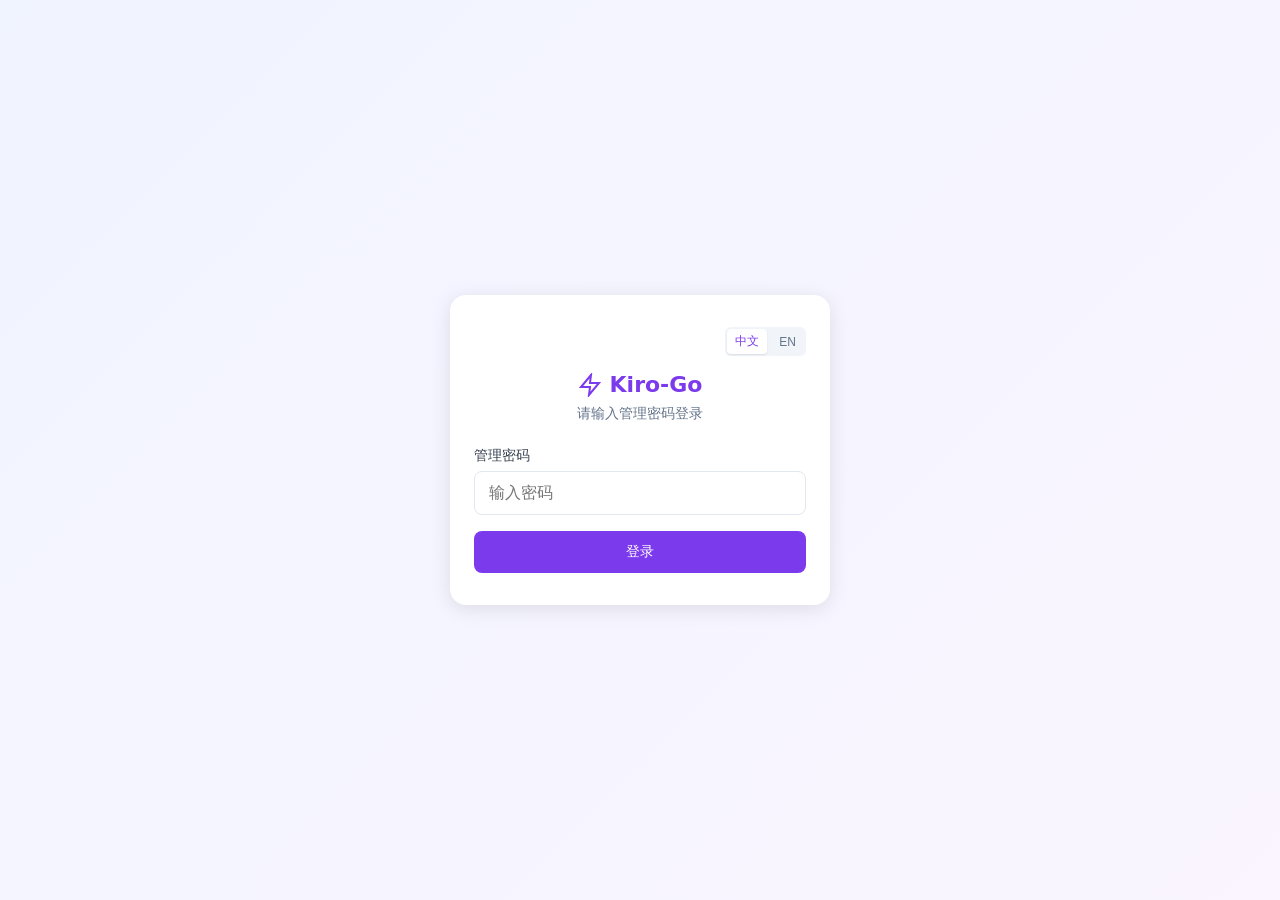
<file: web/index-legacy.html>
<!DOCTYPE html>
<html lang="zh">

<head>
    <meta charset="UTF-8">
    <meta name="viewport" content="width=device-width, initial-scale=1.0, maximum-scale=1.0, user-scalable=no">
    <title>Kiro-Go</title>
    <style>
        * {
            box-sizing: border-box;
            margin: 0;
            padding: 0;
        }

        body {
            font-family: system-ui, -apple-system, sans-serif;
            background: #f8fafc;
            color: #1e293b;
            min-height: 100vh;
            -webkit-tap-highlight-color: transparent;
        }

        .container {
            max-width: 1100px;
            margin: 0 auto;
            padding: 16px;
        }

        .login-wrapper {
            min-height: 100vh;
            display: flex;
            align-items: center;
            justify-content: center;
            background: linear-gradient(135deg, #f0f4ff 0%, #faf5ff 100%);
            padding: 16px;
        }

        .login-box {
            background: #fff;
            padding: 32px 24px;
            border-radius: 16px;
            box-shadow: 0 4px 20px rgba(0, 0, 0, 0.1);
            width: 100%;
            max-width: 380px;
        }

        .login-box h1 {
            text-align: center;
            color: #7c3aed;
            margin-bottom: 8px;
            font-size: 22px;
            justify-content: center;
        }

        .login-box p {
            text-align: center;
            color: #64748b;
            margin-bottom: 24px;
            font-size: 14px;
        }

        .form-group {
            margin-bottom: 16px;
        }

        label {
            display: block;
            margin-bottom: 6px;
            color: #374151;
            font-size: 14px;
            font-weight: 500;
        }

        input[type="text"],
        input[type="password"],
        input[type="number"],
        select,
        textarea {
            width: 100%;
            padding: 12px 14px;
            border: 1px solid #e2e8f0;
            border-radius: 8px;
            font-size: 16px;
            background: #fff;
            color: #1e293b;
            -webkit-appearance: none;
        }

        input:focus,
        textarea:focus {
            outline: none;
            border-color: #7c3aed;
            box-shadow: 0 0 0 3px rgba(124, 58, 237, 0.1);
        }

        textarea {
            resize: vertical;
            min-height: 100px;
            font-family: monospace;
            font-size: 14px;
        }

        .btn {
            padding: 12px 18px;
            border: none;
            border-radius: 8px;
            cursor: pointer;
            font-size: 14px;
            font-weight: 500;
            transition: all 0.2s;
            touch-action: manipulation;
        }

        .btn-primary {
            background: #7c3aed;
            color: white;
        }

        .btn-primary:hover,
        .btn-primary:active {
            background: #6d28d9;
        }

        .btn-danger {
            background: #ef4444;
            color: white;
        }

        .btn-secondary {
            background: #f1f5f9;
            color: #374151;
        }

        .btn-success {
            background: #10B981;
            color: white;
        }

        .btn-sm {
            padding: 8px 12px;
            font-size: 13px;
        }

        .card {
            background: #fff;
            border-radius: 12px;
            padding: 16px;
            margin-bottom: 16px;
            box-shadow: 0 1px 3px rgba(0, 0, 0, 0.1);
        }

        .card-header {
            display: flex;
            justify-content: space-between;
            align-items: center;
            margin-bottom: 16px;
            padding-bottom: 12px;
            border-bottom: 1px solid #e2e8f0;
            flex-wrap: wrap;
            gap: 12px;
        }

        .card-title {
            font-size: 16px;
            font-weight: 600;
        }

        .card-actions {
            display: flex;
            gap: 8px;
            flex-wrap: wrap;
        }

        .stats-grid {
            display: grid;
            grid-template-columns: repeat(3, 1fr);
            gap: 10px;
            margin-bottom: 20px;
        }

        .stat-card {
            background: #fff;
            border-radius: 10px;
            padding: 12px 8px;
            text-align: center;
            box-shadow: 0 1px 3px rgba(0, 0, 0, 0.1);
        }

        .stat-value {
            font-size: 20px;
            font-weight: 700;
            color: #7c3aed;
        }

        .stat-label {
            font-size: 11px;
            color: #64748b;
            margin-top: 2px;
        }

        .badge {
            display: inline-block;
            padding: 3px 8px;
            border-radius: 4px;
            font-size: 11px;
            font-weight: 500;
            white-space: nowrap;
        }

        .badge-success {
            background: #dcfce7;
            color: #16a34a;
        }

        .badge-warning {
            background: #fef3c7;
            color: #d97706;
        }

        .badge-error {
            background: #fee2e2;
            color: #dc2626;
        }

        .badge-info {
            background: #ede9fe;
            color: #7c3aed;
        }

        .badge-pro {
            background: #3b82f6;
            color: white;
        }

        .badge-proplus {
            background: #8b5cf6;
            color: white;
        }

        .badge-power {
            background: #f59e0b;
            color: white;
        }

        .badge-free {
            background: #6b7280;
            color: white;
        }

        .badge-trial {
            background: #10b981;
            color: white;
        }

        .badge-banned {
            background: #dc2626;
            color: white;
        }

        .badge-suspended {
            background: #f59e0b;
            color: white;
        }

        .modal {
            display: none;
            position: fixed;
            top: 0;
            left: 0;
            width: 100%;
            height: 100%;
            background: rgba(0, 0, 0, 0.5);
            z-index: 1000;
            padding: 16px;
            overflow-y: auto;
        }

        .modal.active {
            display: flex;
            align-items: flex-start;
            justify-content: center;
            padding-top: 5vh;
        }

        .modal-content {
            background: #fff;
            border-radius: 12px;
            padding: 20px;
            width: 100%;
            max-width: 600px;
            margin-bottom: 20px;
        }

        .modal-header {
            display: flex;
            justify-content: space-between;
            align-items: center;
            margin-bottom: 20px;
        }

        .modal-title {
            font-size: 18px;
            font-weight: 600;
        }

        .modal-close {
            background: none;
            border: none;
            font-size: 28px;
            cursor: pointer;
            color: #64748b;
            padding: 0 8px;
        }

        .modal-footer {
            margin-top: 20px;
            display: flex;
            gap: 10px;
            justify-content: flex-end;
        }

        .switch {
            position: relative;
            display: inline-block;
            width: 44px;
            height: 24px;
            flex-shrink: 0;
        }

        .switch input {
            opacity: 0;
            width: 0;
            height: 0;
            position: absolute;
        }

        .slider {
            position: absolute;
            cursor: pointer;
            top: 0;
            left: 0;
            right: 0;
            bottom: 0;
            background: #cbd5e1;
            border-radius: 24px;
            transition: 0.3s;
        }

        .slider:before {
            position: absolute;
            content: "";
            height: 18px;
            width: 18px;
            left: 3px;
            bottom: 3px;
            background: white;
            border-radius: 50%;
            transition: 0.3s;
        }

        input:checked+.slider {
            background: #7c3aed;
        }

        input:checked+.slider:before {
            transform: translateX(20px);
        }

        .tabs {
            display: flex;
            gap: 4px;
            margin-bottom: 16px;
            background: #f1f5f9;
            padding: 4px;
            border-radius: 10px;
            overflow-x: auto;
            -webkit-overflow-scrolling: touch;
        }

        .tab {
            padding: 10px 16px;
            border-radius: 8px;
            cursor: pointer;
            color: #64748b;
            font-weight: 500;
            font-size: 14px;
            white-space: nowrap;
            flex-shrink: 0;
        }

        .tab:hover {
            color: #374151;
        }

        .tab.active {
            background: #fff;
            color: #7c3aed;
            box-shadow: 0 1px 3px rgba(0, 0, 0, 0.1);
        }

        .hidden {
            display: none !important;
        }

        .message {
            padding: 12px 16px;
            border-radius: 8px;
            margin-bottom: 12px;
            font-size: 14px;
        }

        .message-error {
            background: #fee2e2;
            color: #dc2626;
        }

        .endpoint {
            background: #f8fafc;
            padding: 12px;
            border-radius: 8px;
            font-family: monospace;
            font-size: 12px;
            margin-bottom: 10px;
            display: flex;
            justify-content: space-between;
            align-items: center;
            gap: 10px;
            word-break: break-all;
        }

        .endpoint span {
            flex: 1;
        }

        .header {
            display: flex;
            align-items: center;
            justify-content: space-between;
            margin-bottom: 16px;
            gap: 12px;
        }

        .header h1 {
            font-size: 18px;
            color: #7c3aed;
        }

        .account-card {
            background: #fff;
            border-radius: 12px;
            padding: 14px;
            margin-bottom: 12px;
            box-shadow: 0 1px 3px rgba(0, 0, 0, 0.1);
            border-left: 4px solid #7c3aed;
        }

        .account-header {
            display: flex;
            justify-content: space-between;
            align-items: flex-start;
            margin-bottom: 10px;
            gap: 10px;
        }

        .account-info {
            flex: 1;
            min-width: 0;
        }

        .account-email {
            font-weight: 600;
            font-size: 14px;
            color: #1e293b;
            word-break: break-all;
        }

        .account-meta {
            display: flex;
            gap: 6px;
            flex-wrap: wrap;
            margin-top: 6px;
        }

        .account-usage {
            margin: 10px 0;
        }

        .usage-bar {
            height: 6px;
            background: #e2e8f0;
            border-radius: 3px;
            overflow: hidden;
        }

        .usage-fill {
            height: 100%;
            background: #7c3aed;
            border-radius: 3px;
            transition: width 0.3s;
        }

        .usage-fill.high {
            background: #f59e0b;
        }

        .usage-fill.critical {
            background: #ef4444;
        }

        .usage-text {
            display: flex;
            justify-content: space-between;
            font-size: 11px;
            color: #64748b;
            margin-top: 4px;
        }

        .usage-label {
            font-size: 12px;
            color: #64748b;
            margin-bottom: 4px;
            font-weight: 500;
        }

        .account-usage+.account-usage {
            margin-top: 8px;
        }

        .badge-trial {
            background: #10b981;
            color: white;
        }

        .account-stats {
            display: grid;
            grid-template-columns: repeat(5, 1fr);
            gap: 6px;
            margin-top: 10px;
            padding-top: 10px;
            border-top: 1px solid #e2e8f0;
        }

        .account-stat {
            text-align: center;
        }

        .account-stat-value {
            font-weight: 600;
            font-size: 13px;
        }

        .account-stat-label {
            font-size: 10px;
            color: #64748b;
        }

        .account-actions {
            display: flex;
            gap: 6px;
            flex-shrink: 0;
            flex-wrap: wrap;
        }

        .detail-section {
            margin-bottom: 20px;
        }

        .detail-section h4 {
            font-size: 13px;
            color: #64748b;
            margin-bottom: 10px;
            text-transform: uppercase;
            letter-spacing: 0.5px;
        }

        .detail-grid {
            display: grid;
            grid-template-columns: 1fr;
            gap: 10px;
        }

        .detail-item {
            background: #f8fafc;
            padding: 10px 12px;
            border-radius: 8px;
        }

        .detail-label {
            font-size: 11px;
            color: #64748b;
            margin-bottom: 2px;
        }

        .detail-value {
            font-size: 13px;
            font-weight: 500;
            word-break: break-all;
        }

        .model-list {
            display: grid;
            gap: 8px;
            max-height: 250px;
            overflow-y: auto;
        }

        .model-item {
            background: #f8fafc;
            padding: 14px 16px;
            border-radius: 8px;
            margin-bottom: 10px;
            transition: background 0.2s ease;
        }

        .model-item:last-child {
            margin-bottom: 0;
        }

        .model-item:hover {
            background: #f1f5f9;
        }

        .model-name {
            font-weight: 600;
            font-size: 14px;
            color: #0f172a;
            line-height: 1.4;
        }

        .model-credit {
            font-size: 13px;
            margin-top: 4px;
        }

        .credit-ratio {
            color: #7c3aed;
            font-weight: 600;
        }

        .model-info {
            font-size: 12px;
            color: #64748b;
            margin-top: 6px;
            line-height: 1.5;
        }

        .btn-icon {
            display: inline-flex;
            align-items: center;
            justify-content: center;
            width: 36px;
            height: 36px;
            padding: 0;
        }

        .btn-icon svg {
            width: 18px;
            height: 18px;
        }

        .loading {
            opacity: 0.6;
            pointer-events: none;
        }

        .logo {
            display: flex;
            align-items: center;
            gap: 8px;
        }

        .logo svg {
            width: 24px;
            height: 24px;
            color: #7c3aed;
        }

        .machine-id-row {
            display: flex;
            gap: 8px;
            align-items: stretch;
            flex-wrap: wrap;
        }

        .machine-id-row input {
            flex: 1;
            min-width: 200px;
            font-family: monospace;
            font-size: 11px;
        }

        .machine-id-row .btn {
            flex-shrink: 0;
        }

        .lang-switch {
            display: flex;
            gap: 4px;
            background: #f1f5f9;
            padding: 2px;
            border-radius: 6px;
        }

        .lang-btn {
            padding: 4px 8px;
            border: none;
            background: transparent;
            cursor: pointer;
            font-size: 12px;
            border-radius: 4px;
            color: #64748b;
        }

        .lang-btn.active {
            background: #fff;
            color: #7c3aed;
            box-shadow: 0 1px 2px rgba(0, 0, 0, 0.1);
        }

        .header-right {
            display: flex;
            align-items: center;
            gap: 10px;
        }

        @media (max-width: 640px) {
            .container {
                padding: 12px;
            }

            .stats-grid {
                grid-template-columns: repeat(3, 1fr);
                gap: 8px;
            }

            .stat-card {
                padding: 10px 6px;
            }

            .stat-value {
                font-size: 18px;
            }

            .stat-label {
                font-size: 10px;
            }

            .card {
                padding: 14px;
            }

            .card-header {
                flex-direction: column;
                align-items: flex-start;
            }

            .card-actions {
                width: 100%;
            }

            .card-actions .btn {
                flex: 1;
                text-align: center;
            }

            .account-header {
                flex-direction: column;
            }

            .account-actions {
                width: 100%;
                justify-content: flex-start;
            }

            .account-actions .btn {
                padding: 8px 10px;
                font-size: 12px;
            }

            .account-stats {
                grid-template-columns: repeat(2, 1fr);
            }

            .detail-grid {
                grid-template-columns: 1fr;
            }

            .tabs {
                gap: 2px;
            }

            .tab {
                padding: 10px 12px;
                font-size: 13px;
            }

            .modal-content {
                padding: 16px;
            }

            .endpoint {
                flex-direction: column;
                align-items: stretch;
            }

            .endpoint .btn {
                width: 100%;
            }

            .machine-id-row {
                flex-direction: column;
            }

            .machine-id-row input {
                min-width: 100%;
            }

            .machine-id-row .btn {
                width: 100%;
            }
        }

        @media (min-width: 641px) {
            .detail-grid {
                grid-template-columns: repeat(2, 1fr);
            }
        }

        /* 隐私模式开关样式 */
        .privacy-toggle {
            white-space: nowrap;
        }

        @media (max-width: 640px) {
            .privacy-toggle {
                order: -1;
                width: 100%;
                justify-content: space-between;
                padding: 8px 0;
                border-bottom: 1px solid #e2e8f0;
                margin-bottom: 8px;
            }

            .privacy-toggle span {
                font-size: 14px;
            }
        }
    </style>
</head>

<body>
    <div id="loginPage" class="login-wrapper">
        <div class="login-box">
            <div style="display:flex;justify-content:flex-end;margin-bottom:16px">
                <div class="lang-switch">
                    <button class="lang-btn" data-lang="zh" onclick="setLang('zh')">中文</button>
                    <button class="lang-btn" data-lang="en" onclick="setLang('en')">EN</button>
                </div>
            </div>
            <h1 class="logo"><svg viewBox="0 0 24 24" fill="none" stroke="currentColor" stroke-width="2">
                    <path d="M13 2L3 14h9l-1 8 10-12h-9l1-8z" />
                </svg>Kiro-Go</h1>
            <p data-i18n="login.subtitle"></p>
            <div class="form-group">
                <label data-i18n="login.password"></label>
                <input type="password" id="pwdField" data-i18n-placeholder="login.passwordPlaceholder"
                    autocomplete="off">
            </div>
            <button type="button" class="btn btn-primary" style="width:100%" onclick="login()"
                data-i18n="login.submit"></button>
            <div id="loginError" class="message message-error hidden" style="margin-top:12px"></div>
        </div>
    </div>
    <div id="mainPage" class="container hidden">
        <div class="header">
            <h1 class="logo"><svg viewBox="0 0 24 24" fill="none" stroke="currentColor" stroke-width="2">
                    <path d="M13 2L3 14h9l-1 8 10-12h-9l1-8z" />
                </svg>Kiro-Go</h1>
            <div class="header-right">
                <div class="lang-switch">
                    <button class="lang-btn" data-lang="zh" onclick="setLang('zh')">中文</button>
                    <button class="lang-btn" data-lang="en" onclick="setLang('en')">EN</button>
                </div>
                <span class="badge badge-success" id="statusBadge" data-i18n="status.running"></span>
                <span class="badge badge-info" id="versionBadge" style="cursor:pointer" onclick="checkUpdate(true)"></span>
                <button class="btn btn-sm btn-danger" onclick="logout()" data-i18n="common.logout" style="padding:4px 12px;font-size:12px"></button>
            </div>
        </div>
        <div class="stats-grid">
            <div class="stat-card">
                <div class="stat-value" id="statAccounts">0</div>
                <div class="stat-label" data-i18n="stats.accounts"></div>
            </div>
            <div class="stat-card">
                <div class="stat-value" id="statRequests">0</div>
                <div class="stat-label" data-i18n="stats.requests"></div>
            </div>
            <div class="stat-card">
                <div class="stat-value" id="statSuccess">0</div>
                <div class="stat-label" data-i18n="stats.success"></div>
            </div>
            <div class="stat-card">
                <div class="stat-value" id="statFailed">0</div>
                <div class="stat-label" data-i18n="stats.failed"></div>
            </div>
            <div class="stat-card">
                <div class="stat-value" id="statTokens">0</div>
                <div class="stat-label">Tokens</div>
            </div>
            <div class="stat-card">
                <div class="stat-value" id="statCredits">0</div>
                <div class="stat-label">Credits</div>
            </div>
        </div>
        <div class="tabs">
            <div class="tab active" data-tab="accounts" data-i18n="tabs.accounts"></div>
            <div class="tab" data-tab="settings" data-i18n="tabs.settings"></div>
            <div class="tab" data-tab="api" data-i18n="tabs.api"></div>
        </div>
        <div id="tabAccounts" class="tab-content">
            <div class="card">
                <div class="card-header">
                    <span class="card-title" data-i18n="accounts.title"></span>
                    <div class="card-actions">
                        <div class="privacy-toggle" style="display:flex;align-items:center;gap:8px;cursor:pointer;user-select:none">
                            <span style="font-size:13px;color:#374151;font-weight:500" data-i18n="privacy.label"></span>
                            <label class="switch" style="margin:0">
                                <input type="checkbox" id="privacyModeToggle" checked onchange="togglePrivacyMode()">
                                <span class="slider"></span>
                            </label>
                        </div>
                        <button class="btn btn-secondary btn-sm" onclick="showExportModal()" data-i18n="accounts.export"></button>
                        <button class="btn btn-secondary btn-sm" onclick="refreshAllModels()" data-i18n="models.refreshAll"></button>
                        <button class="btn btn-primary btn-sm" onclick="showModal('add')" data-i18n="accounts.add"></button>
                    </div>
                </div>
                <div id="accountsToolbar" style="display:flex;gap:8px;align-items:center;padding:0 20px 12px">
                    <label style="display:flex;align-items:center;gap:4px;cursor:pointer;user-select:none;flex-shrink:0"><input type="checkbox" id="selectAllCheckbox" onchange="toggleSelectAll(this.checked)" style="width:15px;height:15px;cursor:pointer"> <span style="font-size:13px;color:#374151" data-i18n="batch.selectAll"></span></label>
                    <div style="height:16px;width:1px;background:#e2e8f0;flex-shrink:0"></div>
                    <div id="batchBar" style="display:none;align-items:center;gap:6px;flex-shrink:0">
                        <span id="batchCount" style="font-size:12px;color:#7c3aed;font-weight:600;white-space:nowrap"></span>
                        <button class="btn btn-sm btn-primary" onclick="batchAction('enable')" style="padding:3px 10px;font-size:12px" data-i18n="batch.enable"></button>
                        <button class="btn btn-sm btn-secondary" onclick="batchAction('disable')" style="padding:3px 10px;font-size:12px" data-i18n="batch.disable"></button>
                        <button class="btn btn-sm btn-secondary" onclick="batchAction('refresh')" style="padding:3px 10px;font-size:12px" data-i18n="batch.refresh"></button>
                        <button class="btn btn-sm btn-secondary" onclick="batchRefreshModels()" style="padding:3px 10px;font-size:12px" data-i18n="batch.refreshModels"></button>
                        <div style="height:16px;width:1px;background:#e2e8f0;flex-shrink:0"></div>
                    </div>
                    <div style="display:flex;gap:6px;align-items:center;margin-left:auto;flex-shrink:0">
                        <input type="text" id="filterSearch" oninput="onFilterChange()" style="width:260px;padding:8px 12px;border:1px solid #e2e8f0;border-radius:6px;font-size:14px;outline:none" data-i18n-placeholder="filter.search">
                        <select id="filterStatusSelect" onchange="onFilterChange()" style="padding:4px 6px;border:1px solid #e2e8f0;border-radius:6px;font-size:12px;background:#fff;cursor:pointer">
                            <option value="all" data-i18n="filter.all"></option>
                            <option value="enabled" data-i18n="filter.enabled"></option>
                            <option value="disabled" data-i18n="filter.disabled"></option>
                            <option value="banned" data-i18n="filter.banned"></option>
                        </select>
                    </div>
                </div>
                <div id="accountsList"></div>
            </div>
        </div>
        <div id="tabSettings" class="tab-content hidden">
            <div class="card">
                <div class="card-header"><span class="card-title" data-i18n="settings.apiSettings"></span></div>
                <div class="form-group">
                    <label style="display:flex;align-items:center;gap:10px">
                        <label class="switch"><input type="checkbox" id="requireApiKey"><span
                                class="slider"></span></label>
                        <span data-i18n="settings.enableApiKey"></span>
                    </label>
                </div>
                <div class="form-group"><label>API Key</label><div style="display:flex;gap:8px;align-items:stretch"><input type="text" id="apiKeyInput" style="flex:1"
                        data-i18n-placeholder="settings.apiKeyPlaceholder"><button class="btn btn-sm btn-secondary" onclick="generateApiKey()" data-i18n="settings.generateApiKey"></button></div></div>
                <button class="btn btn-primary" onclick="saveSettings()" data-i18n="common.save"></button>
            </div>
            <div class="card">
                <div class="card-header"><span class="card-title" data-i18n="settings.usageSettings"></span></div>
                <div class="form-group">
                    <label style="display:flex;align-items:center;gap:10px">
                        <label class="switch"><input type="checkbox" id="allowOverUsage"><span
                                class="slider"></span></label>
                        <span data-i18n="settings.allowOverUsage"></span>
                    </label>
                    <small style="color:#64748b;font-size:12px;margin-top:4px;display:block"
                        data-i18n="settings.allowOverUsageHint"></small>
                </div>
                <button class="btn btn-primary" onclick="saveOverUsageConfig()" data-i18n="common.save"></button>
            </div>
            <div class="card">
                <div class="card-header"><span class="card-title" data-i18n="settings.thinkingSettings"></span></div>
                <div class="form-group">
                    <label data-i18n="settings.thinkingSuffix"></label>
                    <input type="text" id="thinkingSuffix" placeholder="-thinking">
                    <small style="color:#64748b;font-size:12px;margin-top:4px;display:block"
                        data-i18n="settings.thinkingSuffixHint"></small>
                </div>
                <div class="form-group">
                    <label data-i18n="settings.openaiFormat"></label>
                    <select id="openaiThinkingFormat">
                        <option value="reasoning_content">reasoning_content (DeepSeek)</option>
                        <option value="thinking">&lt;thinking&gt; (Claude)</option>
                        <option value="think">&lt;think&gt; (OpenAI)</option>
                    </select>
                </div>
                <div class="form-group">
                    <label data-i18n="settings.claudeFormat"></label>
                    <select id="claudeThinkingFormat">
                        <option value="thinking">&lt;thinking&gt; (Claude)</option>
                        <option value="think">&lt;think&gt; (OpenAI)</option>
                        <option value="reasoning_content" data-i18n="settings.noTag"></option>
                    </select>
                </div>
                <div class="form-group">
                    <label style="display:flex;align-items:center;gap:10px">
                        <label class="switch"><input type="checkbox" id="thinkingPassthrough"><span
                                class="slider"></span></label>
                        <span data-i18n="settings.thinkingPassthrough"></span>
                    </label>
                    <small style="color:#64748b;font-size:12px;margin-top:4px;display:block"
                        data-i18n="settings.thinkingPassthroughHint"></small>
                </div>
                <button class="btn btn-primary" onclick="saveThinkingConfig()"
                    data-i18n="settings.saveThinking"></button>
            </div>
            <div class="card">
                <div class="card-header"><span class="card-title" data-i18n="settings.endpointSettings"></span></div>
                <div class="form-group">
                    <label data-i18n="settings.preferredEndpoint"></label>
                    <select id="preferredEndpoint">
                        <option value="auto" data-i18n="settings.endpointAuto"></option>
                        <option value="kiro">Kiro IDE</option>
                        <option value="codewhisperer">CodeWhisperer</option>
                        <option value="amazonq">AmazonQ</option>
                    </select>
                    <small style="color:#64748b;font-size:12px;margin-top:4px;display:block"
                        data-i18n="settings.endpointHint"></small>
                </div>
                <div class="form-group">
                    <label style="display:flex;align-items:center;gap:8px;cursor:pointer">
                        <input type="checkbox" id="endpointFallback" checked>
                        <span data-i18n="settings.endpointFallback"></span>
                    </label>
                    <small style="color:#64748b;font-size:12px;margin-top:4px;display:block"
                        data-i18n="settings.endpointFallbackHint"></small>
                </div>
                <button class="btn btn-primary" onclick="saveEndpointConfig()"
                    data-i18n="settings.saveEndpoint"></button>
            </div>
            <div class="card">
                <div class="card-header"><span class="card-title" data-i18n="settings.adminPassword"></span></div>
                <div class="form-group"><label data-i18n="settings.newPassword"></label><input type="password"
                        id="newPassword" data-i18n-placeholder="settings.newPasswordPlaceholder"></div>
                <button class="btn btn-primary" onclick="changePassword()" data-i18n="settings.changePassword"></button>
            </div>
            <div class="card">
                <div class="card-header"><span class="card-title" data-i18n="settings.proxySettings"></span></div>
                <div class="form-group">
                    <label data-i18n="settings.proxyType"></label>
                    <select id="proxyType" onchange="onProxyTypeChange()">
                        <option value="none" data-i18n="settings.proxyNone"></option>
                        <option value="socks5">SOCKS5</option>
                        <option value="http">HTTP</option>
                    </select>
                </div>
                <div id="proxyFields" style="display:none">
                    <div class="form-group">
                        <label data-i18n="settings.proxyHost"></label>
                        <div style="display:flex;gap:8px;align-items:stretch">
                            <input type="text" id="proxyHost" style="flex:1" placeholder="127.0.0.1">
                            <input type="number" id="proxyPort" style="width:90px" placeholder="1080" min="1" max="65535">
                        </div>
                    </div>
                    <div class="form-group">
                        <label data-i18n="settings.proxyAuth"></label>
                        <div style="display:flex;gap:8px">
                            <input type="text" id="proxyUsername" style="flex:1" data-i18n-placeholder="settings.proxyUsername" autocomplete="off">
                            <input type="password" id="proxyPassword" style="flex:1" data-i18n-placeholder="settings.proxyPassword" autocomplete="new-password">
                        </div>
                    </div>
                </div>
                <button class="btn btn-primary" onclick="saveProxyConfig()" data-i18n="settings.saveProxy"></button>
            </div>
            <div class="card">
                <div class="card-header"><span class="card-title" data-i18n="settings.promptFilter"></span></div>
                <div class="form-group">
                    <label style="font-weight:600;margin-bottom:12px;display:block" data-i18n="settings.builtinFilters"></label>
                    <div style="display:flex;flex-direction:column;gap:12px">
                        <div>
                            <label style="display:flex;align-items:center;gap:10px">
                                <label class="switch"><input type="checkbox" id="filterClaudeCode"><span class="slider"></span></label>
                                <span data-i18n="settings.filterClaudeCode"></span>
                            </label>
                            <small style="color:#64748b;font-size:12px;margin-top:4px;display:block;margin-left:54px" data-i18n="settings.filterClaudeCodeHint"></small>
                        </div>
                        <div>
                            <label style="display:flex;align-items:center;gap:10px">
                                <label class="switch"><input type="checkbox" id="filterEnvNoise"><span class="slider"></span></label>
                                <span data-i18n="settings.filterEnvNoise"></span>
                            </label>
                            <small style="color:#64748b;font-size:12px;margin-top:4px;display:block;margin-left:54px" data-i18n="settings.filterEnvNoiseHint"></small>
                        </div>
                        <div>
                            <label style="display:flex;align-items:center;gap:10px">
                                <label class="switch"><input type="checkbox" id="filterStripBoundaries"><span class="slider"></span></label>
                                <span data-i18n="settings.filterStripBoundaries"></span>
                            </label>
                            <small style="color:#64748b;font-size:12px;margin-top:4px;display:block;margin-left:54px" data-i18n="settings.filterStripBoundariesHint"></small>
                        </div>
                    </div>
                </div>
                <div class="form-group" style="margin-top:16px">
                    <label style="font-weight:600;margin-bottom:8px;display:block" data-i18n="settings.customRules"></label>
                    <div id="promptFilterRules" style="margin-bottom:8px"></div>
                    <div style="display:flex;gap:8px;flex-wrap:wrap">
                        <button class="btn btn-sm btn-secondary" onclick="addPromptRule('regex')" data-i18n="promptFilter.addRegex"></button>
                        <button class="btn btn-sm btn-secondary" onclick="addPromptRule('lines-containing')" data-i18n="promptFilter.addContains"></button>
                    </div>
                </div>
                <button class="btn btn-primary" onclick="savePromptFilter()" data-i18n="settings.savePromptFilter"></button>
            </div>
            <div class="card">
                <div class="card-header"><span class="card-title" data-i18n="settings.statistics"></span></div>
                <button class="btn btn-danger" onclick="resetStats()" data-i18n="settings.resetStats"></button>
            </div>
        </div>
        <div id="tabApi" class="tab-content hidden">
            <div class="card">
                <div class="card-header"><span class="card-title" data-i18n="api.endpoints"></span></div>
                <p style="margin-bottom:10px;font-weight:500;font-size:14px">Claude API</p>
                <div class="endpoint"><span id="claudeEndpoint"></span><button class="btn btn-sm btn-secondary"
                        onclick="copy('claudeEndpoint')" data-i18n="common.copy"></button></div>
                <p style="margin:14px 0 10px;font-weight:500;font-size:14px">OpenAI API</p>
                <div class="endpoint"><span id="openaiEndpoint"></span><button class="btn btn-sm btn-secondary"
                        onclick="copy('openaiEndpoint')" data-i18n="common.copy"></button></div>
                <p style="margin:14px 0 10px;font-weight:500;font-size:14px" data-i18n="api.modelList"></p>
                <div class="endpoint"><span id="modelsEndpoint"></span><button class="btn btn-sm btn-secondary"
                        onclick="copy('modelsEndpoint')" data-i18n="common.copy"></button></div>
                <p style="margin:14px 0 10px;font-weight:500;font-size:14px" data-i18n="api.stats"></p>
                <div class="endpoint"><span id="statsEndpoint"></span><button class="btn btn-sm btn-secondary"
                        onclick="copy('statsEndpoint')" data-i18n="common.copy"></button></div>
                <p style="font-size:12px;color:#64748b;margin-top:4px" data-i18n="api.statsHint"></p>
            </div>
        </div>
    </div>
    <div id="addModal" class="modal">
        <div class="modal-content">
            <div class="modal-header"><span class="modal-title" id="modalTitle"></span><button class="modal-close"
                    onclick="closeModal()">&times;</button></div>
            <div id="modalBody"></div>
        </div>
    </div>
    <div id="detailModal" class="modal">
        <div class="modal-content">
            <div class="modal-header"><span class="modal-title" data-i18n="detail.title"></span><button
                    class="modal-close" onclick="closeDetailModal()">&times;</button></div>
            <div id="detailBody"></div>
        </div>
    </div>
    <div id="exportModal" class="modal">
        <div class="modal-content">
            <div class="modal-header"><span class="modal-title" data-i18n="export.title"></span><button
                    class="modal-close" onclick="closeExportModal()">&times;</button></div>
            <div id="exportBody"></div>
        </div>
    </div>
    <div id="updateModal" class="modal">
        <div class="modal-content">
            <div class="modal-header"><span class="modal-title" data-i18n="update.title"></span><button
                    class="modal-close" onclick="closeUpdateModal()">&times;</button></div>
            <div id="updateBody"></div>
        </div>
    </div>
    <script>
        const i18n = {
            zh: {
                'login.subtitle': '请输入管理密码登录',
                'login.password': '管理密码',
                'login.passwordPlaceholder': '输入密码',
                'login.submit': '登录',
                'login.error': '密码错误',
                'login.connectError': '连接失败',
                'status.running': '运行中',
                'stats.accounts': '账号',
                'stats.requests': '请求',
                'stats.success': '成功',
                'stats.failed': '失败',
                'tabs.accounts': '账号',
                'tabs.settings': '设置',
                'tabs.api': 'API',
                'accounts.title': '账号列表',
                'accounts.add': '添加账号',
                'accounts.empty': '暂无账号',
                'accounts.refresh': '刷新',
                'accounts.detail': '详情',
                'accounts.enable': '启用',
                'accounts.disable': '禁用',
                'accounts.delete': '删除',
                'accounts.requests': '请求',
                'accounts.tokens': 'Tokens',
                'accounts.credits': 'Credits',
                'accounts.expiry': '到期',
                'accounts.noToken': '无Token',
                'accounts.expired': '已过期',
                'accounts.disabled': '已禁用',
                'accounts.normal': '正常',
                'accounts.enabled': '已启用',
                'accounts.banned': '已封禁',
                'accounts.suspended': '已暂停',
                'accounts.refreshFailed': '刷新失败',
                'accounts.confirmDelete': '确定删除？',
                'accounts.mainQuota': '主配额',
                'accounts.trialQuota': '试用配额',
                'accounts.trial': '试用中',
                'accounts.trialExpired': '已过期',
                'accounts.trialToday': '今天到期',
                'accounts.copyJSON': '复制 JSON',
                'accounts.copyJSONSuccess': 'JSON 已复制到剪贴板',
                'accounts.trialDays': '天后到期',
                'accounts.overage': '超额调用',
                'time.expired': '已过期',
                'time.minutes': '分钟',
                'time.hours': '小时',
                'time.days': '天',
                'settings.apiSettings': 'API 设置',
                'settings.enableApiKey': '启用 API Key 验证',
                'settings.apiKeyPlaceholder': '留空则不验证',
                'settings.generateApiKey': '随机生成',
                'settings.usageSettings': '用量控制',
                'settings.allowOverUsage': '允许超额使用',
                'settings.allowOverUsageHint': '开启后，即使账号额度用尽也会继续使用该账号处理请求，不再因余额不足而报错',
                'settings.overUsageSaved': '超额使用设置已保存',
                'settings.thinkingSettings': 'Thinking 模式设置',
                'settings.thinkingSuffix': '触发后缀',
                'settings.thinkingSuffixHint': '模型名称加此后缀即启用思考模式，如 claude-sonnet-4.5-thinking',
                'settings.openaiFormat': 'OpenAI API 输出格式',
                'settings.claudeFormat': 'Claude API 输出格式',
                'settings.noTag': '直接输出 (无标签)',
                'settings.thinkingPassthrough': '透传客户端 thinking 预算/强度',
                'settings.thinkingPassthroughHint': '关闭（默认）：启用思考时始终使用固定的 max_thinking_length=200000 指令。开启：将客户端的 Claude thinking budget_tokens、output_config.effort 或 OpenAI reasoning_effort/reasoning.effort 保留为等效的 Kiro 指令；触发后缀仍作为回退。',
                'settings.saveThinking': '保存 Thinking 设置',
                'settings.thinkingSaved': 'Thinking 设置已保存',
                'settings.endpointSettings': 'Kiro 端点设置',
                'settings.preferredEndpoint': '首选端点',
                'settings.endpointAuto': '自动选择',
                'settings.endpointHint': '选择首选端点，自动选择模式下会根据可用性自动选择端点',
                'settings.endpointFallback': '端点不可用时自动切换',
                'settings.endpointFallbackHint': '关闭后，仅使用选定的端点，不会自动切换到其他端点',
                'settings.saveEndpoint': '保存端点设置',
                'settings.endpointSaved': '端点设置已保存',
                'settings.adminPassword': '管理密码',
                'settings.newPassword': '新密码',
                'settings.newPasswordPlaceholder': '输入新密码',
                'settings.changePassword': '修改密码',
                'settings.passwordRequired': '请输入新密码',
                'settings.passwordChanged': '密码已修改',
                'settings.statistics': '统计',
                'settings.resetStats': '重置统计',
                'settings.confirmReset': '确定重置统计？',
                'settings.proxySettings': '出站代理设置',
                'settings.proxyType': '代理类型',
                'settings.proxyNone': '直连（不使用代理）',
                'settings.proxyHost': '地址 / 端口',
                'settings.proxyAuth': '认证（可选）',
                'settings.proxyUsername': '用户名',
                'settings.proxyPassword': '密码',
                'settings.proxyHostRequired': '请填写代理地址和端口',
                'settings.saveProxy': '保存代理设置',
                'settings.proxySaved': '代理设置已保存',
                'settings.promptFilter': 'System Prompt 过滤',
                'settings.builtinFilters': '内置过滤器',
                'settings.filterClaudeCode': '替换 Claude Code CLI 系统提示',
                'settings.filterClaudeCodeHint': '检测到 Claude Code 内置系统提示时，替换为精简的后端提示词，避免泄露大量 CLI 指令到请求体。',
                'settings.filterEnvNoise': '过滤环境噪音行',
                'settings.filterEnvNoiseHint': '移除系统提示中注入的环境变量、Git 状态、最近提交等噪音内容。',
                'settings.filterStripBoundaries': '移除边界标记',
                'settings.filterStripBoundariesHint': '移除 --- SYSTEM PROMPT --- / --- END SYSTEM PROMPT --- 等边界标记行。',
                'settings.savePromptFilter': '保存过滤设置',
                'settings.promptFilterSaved': '过滤设置已保存',
                'settings.customRules': '自定义过滤规则',
                'api.endpoints': 'API 端点',
                'api.modelList': '模型列表',
                'api.stats': '统计数据',
                'api.statsHint': '需要在请求头中携带 API Key 鉴权（Authorization: Bearer sk-xxx），未启用 API Key 验证时无需鉴权',
                'detail.title': '账号详情',
                'detail.basicInfo': '基本信息',
                'detail.email': '邮箱',
                'detail.userId': '用户ID',
                'detail.authMethod': '认证方式',
                'detail.region': 'Region',
                'detail.machineId': '机器码',
                'detail.generate': '生成',
                'detail.subscription': '订阅信息',
                'detail.subscriptionType': '订阅类型',
                'detail.tokenExpiry': 'Token到期',
                'detail.usage': '用量',
                'detail.mainQuota': '主配额',
                'detail.trialQuota': '试用配额',
                'detail.trialStatus': '试用状态',
                'detail.trialExpiry': '试用到期',
                'detail.resetDate': '重置日期',
                'detail.statistics': '统计',
                'detail.requestCount': '请求数',
                'detail.errorCount': '错误数',
                'detail.totalTokens': '总Tokens',
                'detail.totalCredits': '总Credits',
                'detail.models': '可用模型',
                'detail.loadModels': '加载',
                'detail.refreshModelCache': '刷新路由缓存',
                'detail.loading': '加载中...',
                'detail.noModels': '无可用模型',
                'detail.loadFailed': '加载失败',
                'detail.machineIdError': '机器码格式错误',
                'detail.saved': '已保存',
                'detail.saveFailed': '保存失败',
                'detail.generateFailed': '生成失败',
                'modal.addAccount': '添加账号',
                'modal.builderIdTitle': 'AWS Builder ID',
                'modal.builderIdDesc': '通过 AWS Builder ID 授权登录添加个人账号',
                'modal.iamTitle': 'IAM Identity Center (企业 SSO) 登录',
                'modal.iamDesc': '通过 IAM Identity Center (企业 SSO) 授权添加企业账号',
                'modal.ssoTitle': 'SSO Token',
                'modal.ssoDesc': '通过浏览器 x-amz-sso_authn Token 添加账号',
                'modal.localTitle': 'Kiro 本地缓存',
                'modal.localDesc': '通过 Kiro IDE 本地缓存文件添加账号',
                'modal.credentialsTitle': '凭证 JSON',
                'modal.credentialsDesc': '通过 Kiro Account Manager 导出的凭证添加账号',
                'modal.cookieTitle': 'Kiro 网页 Cookie',
                'modal.cookieDesc': '通过从 Kiro 网页 Cookie 中获取的 RefreshToken 添加账号',
                'cookie.howToGet': '如何获取 RefreshToken？',
                'cookie.step1': '打开浏览器，访问并登录',
                'cookie.step2': '在页面空白处右键 → 检查 → Application → Cookies → https://app.kiro.dev',
                'cookie.step3': '在列表中找到 <b>RefreshToken</b>，双击其 Value 列并复制',
                'cookie.refreshToken': 'RefreshToken',
                'cookie.provider': '登录方式',
                'cookie.github': 'GitHub',
                'cookie.google': 'Google',
                'cookie.refreshTokenPlaceholder': '粘贴 RefreshToken Cookie 的值',
                'cookie.refreshTokenMissing': '请填写 RefreshToken',
                'cookie.importSuccess': '账号添加成功',
                'cookie.link': 'https://app.kiro.dev/account/usage',
                'builderid.startLogin': '开始登录',
                'builderid.verifyCode': '请在浏览器中输入上方验证码',
                'builderid.verifyUrl': '验证链接',
                'builderid.open': '打开',
                'builderid.waiting': '等待授权中...',
                'builderid.success': '登录成功',
                'iam.startUrl': 'Start URL',
                'iam.loginUrl': '登录链接',
                'iam.completeLogin': '请在浏览器中完成登录，然后粘贴回调 URL',
                'iam.callbackUrl': '回调 URL',
                'iam.complete': '完成登录',
                'sso.howToGet': '如何获取 Token?',
                'sso.step1': '在浏览器中访问并登录',
                'sso.step2': '按 F12 打开开发者工具 → Application → Cookies',
                'sso.step3': '找到并复制',
                'sso.tokenLabel': 'x-amz-sso_authn',
                'sso.tokenHint': '*支持批量导入，每行一个 Token',
                'sso.tokenPlaceholder': '粘贴 x-amz-sso_authn 值',
                'sso.importSuccess': '成功添加 {0} 个账号',
                'sso.importPartial': '，{0} 个失败',
                'local.fileLocation': '文件位置',
                'local.loginChannel': '登录渠道',
                'local.tokenFile': 'kiro-auth-token.json',
                'local.tokenRequired': '*必填',
                'local.clientFile': '{hash}.json',
                'local.clientRequired': '*IdC 登录必填',
                'local.pasteOrUpload': '粘贴文件内容或上传文件',
                'local.upload': '上传',
                'local.tokenMissing': '请提供 kiro-auth-token.json 内容',
                'local.tokenInvalid': 'kiro-auth-token.json 格式错误',
                'local.refreshTokenMissing': '缺少 refreshToken',
                'local.clientMissing': 'IdC 登录需要提供 {hash}.json 内容',
                'local.clientInvalid': '{hash}.json 格式错误',
                'local.clientSecretMissing': '缺少 clientId 或 clientSecret',
                'local.importSuccess': '导入成功',
                'credentials.label': '凭证 JSON',
                'credentials.authMethod': '认证方式',
                'credentials.authHint': '*影响 Token 刷新方式',
                'credentials.social': 'Social (AWS Builder ID / Google / GitHub)',
                'credentials.idc': 'IAM Identity Center (企业 SSO)',
                'credentials.jsonError': 'JSON 格式错误',
                'credentials.batchHint': '支持单个对象、JSON 数组或 Kiro Account Manager 导出格式批量导入。必填: refreshToken。可选: provider (BuilderId/Enterprise/Github/Google), clientId, clientSecret',
                'common.save': '保存设置',
                'common.saved': '保存',
                'common.copy': '复制',
                'common.copied': '已复制',
                'common.cancel': '取消',
                'common.back': '返回',
                'common.add': '添加',
                'common.failed': '失败',
                'common.saveFailed': '保存失败',
                'common.logout': '退出登录',
                'accounts.export': '导出',
                'models.refreshAll': '刷新模型缓存',
                'models.confirmRefreshAll': '确定为所有已启用账号刷新模型缓存？',
                'models.refreshAllDone': '模型缓存刷新完成，共缓存 {0} 个模型',
                'export.title': '导出账号',
                'export.selectAll': '全选',
                'export.deselectAll': '取消全选',
                'export.selected': '已选 {0} 个',
                'export.downloadJson': '下载 JSON',
                'export.showJson': '显示 JSON',
                'export.copyJson': '复制 JSON',
                'export.copied': '已复制到剪贴板',
                'export.noSelection': '请至少选择一个账号',
                'update.title': '版本更新',
                'update.current': '当前版本',
                'update.latest': '最新版本',
                'update.newVersion': '发现新版本',
                'update.upToDate': '已是最新版本',
                'update.checkFailed': '检查更新失败',
                'update.goDownload': '前往下载',
                'update.changelog': '更新内容',
                'privacy.label': '隐私模式',
                'privacy.tooltip': '开启后邮箱将脱敏显示',
                'batch.enable': '批量启用',
                'batch.disable': '批量禁用',
                'batch.refresh': '批量刷新',
                'batch.refreshModels': '批量刷新模型',
                'batch.selected': '已选 {0} 个',
                'batch.selectAll': '全选',
                'batch.confirmEnable': '确定批量启用 {0} 个账号？',
                'batch.confirmDisable': '确定批量禁用 {0} 个账号？',
                'batch.confirmRefresh': '确定批量刷新 {0} 个账号？',
                'batch.refreshResult': '刷新完成：成功 {0}，失败 {1}',
                'batch.confirmRefreshModels': '确定为已选 {0} 个账号刷新模型缓存？',
                'batch.refreshModelsResult': '模型缓存刷新完成：成功 {0}，失败 {1}',
                'batch.done': '操作完成',
                'filter.search': '搜索邮箱/昵称...',
                'filter.all': '全部',
                'filter.enabled': '已启用',
                'filter.disabled': '已禁用',
                'filter.banned': '已封禁',
                'accounts.weight': '权重',
                'detail.weight': '请求权重',
                'detail.weightHint': '0-1=普通, 2+=高优先级',
                'detail.overage': '超额调用设置',
                'detail.allowOverage': '配额耗尽后继续调用',
                'detail.overageHint': '超额后调用频率权重（1~10），值越大频率越高',
                'detail.proxyURL': '独立代理',
                'detail.proxyHint': '留空则使用全局代理，格式: socks5://host:port 或 http://host:port',
                'detail.proxySaved': '代理已保存',
                'accounts.test': '测试',
                'accounts.testing': '测试中...',
                'accounts.testSuccess': '测试成功',
                'accounts.testFailed': '测试失败',
                'accounts.selectModel': '选择测试模型',
                'detail.save': '保存',
                'detail.overageWeight': '超额调用权重',
                'accounts.testLog.title': '测试日志',
                'accounts.testLog.clear': '清空',
                'accounts.testLog.hide': '隐藏',
                'accounts.testLog.globalProxy': '全局代理',
                'accounts.testLog.start': '开始测试 {0} | 模型: {1} | 代理: {2}',
                'accounts.testLog.success': '✓ {0} 成功 ({1}s) 回复: {2}',
                'accounts.testLog.failed': '✗ {0} 失败 ({1}s): {2}',
                'accounts.testLog.error': '✗ {0} 异常: {1}',
                'promptFilter.noRules': '暂无自定义规则',
                'promptFilter.unnamed': '未命名',
                'promptFilter.typeRegex': '正则替换',
                'promptFilter.typeContains': '行级过滤',
                'promptFilter.match': '匹配',
                'promptFilter.replace': '替换为（留空则删除）',
                'promptFilter.emptyRemove': '留空则删除匹配内容',
                'promptFilter.addRegex': '+ 正则替换规则',
                'promptFilter.addContains': '+ 行级过滤规则'
            },
            en: {
                'login.subtitle': 'Enter admin password to login',
                'login.password': 'Admin Password',
                'login.passwordPlaceholder': 'Enter password',
                'login.submit': 'Login',
                'login.error': 'Wrong password',
                'login.connectError': 'Connection failed',
                'status.running': 'Running',
                'stats.accounts': 'Accounts',
                'stats.requests': 'Requests',
                'stats.success': 'Success',
                'stats.failed': 'Failed',
                'tabs.accounts': 'Accounts',
                'tabs.settings': 'Settings',
                'tabs.api': 'API',
                'accounts.title': 'Account List',
                'accounts.add': 'Add Account',
                'accounts.empty': 'No accounts',
                'accounts.refresh': 'Refresh',
                'accounts.detail': 'Details',
                'accounts.enable': 'Enable',
                'accounts.disable': 'Disable',
                'accounts.delete': 'Delete',
                'accounts.requests': 'Requests',
                'accounts.tokens': 'Tokens',
                'accounts.credits': 'Credits',
                'accounts.expiry': 'Expiry',
                'accounts.noToken': 'No Token',
                'accounts.expired': 'Expired',
                'accounts.disabled': 'Disabled',
                'accounts.normal': 'Active',
                'accounts.enabled': 'Enabled',
                'accounts.banned': 'Banned',
                'accounts.suspended': 'Suspended',
                'accounts.refreshFailed': 'Refresh failed',
                'accounts.confirmDelete': 'Confirm delete?',
                'accounts.copyJSON': 'Copy JSON',
                'accounts.copyJSONSuccess': 'JSON copied to clipboard',
                'accounts.overage': 'Overage',
                'time.expired': 'Expired',
                'time.minutes': 'min',
                'time.hours': 'hr',
                'time.days': 'd',
                'settings.apiSettings': 'API Settings',
                'settings.enableApiKey': 'Enable API Key Verification',
                'settings.apiKeyPlaceholder': 'Leave empty to disable',
                'settings.generateApiKey': 'Generate',
                'settings.usageSettings': 'Usage Control',
                'settings.allowOverUsage': 'Allow Over-Usage',
                'settings.allowOverUsageHint': 'When enabled, accounts will continue to serve requests even after their quota is exhausted',
                'settings.overUsageSaved': 'Over-usage settings saved',
                'settings.thinkingSettings': 'Thinking Mode Settings',
                'settings.thinkingSuffix': 'Trigger Suffix',
                'settings.thinkingSuffixHint': 'Add this suffix to model name to enable thinking mode, e.g. claude-sonnet-4.5-thinking',
                'settings.openaiFormat': 'OpenAI API Output Format',
                'settings.claudeFormat': 'Claude API Output Format',
                'settings.noTag': 'Direct output (no tag)',
                'settings.thinkingPassthrough': 'Passthrough client thinking budget/effort',
                'settings.thinkingPassthroughHint': 'Off (default): enabling thinking always uses the fixed max_thinking_length=200000 directive. On: preserves a client\'s Claude thinking budget_tokens, output_config.effort, or OpenAI reasoning_effort/reasoning.effort as equivalent Kiro directives; the trigger suffix stays a fallback.',
                'settings.saveThinking': 'Save Thinking Settings',
                'settings.thinkingSaved': 'Thinking settings saved',
                'settings.endpointSettings': 'Kiro Endpoint Settings',
                'settings.preferredEndpoint': 'Preferred Endpoint',
                'settings.endpointAuto': 'Auto',
                'settings.endpointHint': 'Select preferred endpoint. In auto-select mode, the endpoint is automatically selected based on availability.',
                'settings.endpointFallback': 'Fallback to other endpoints',
                'settings.endpointFallbackHint': 'When disabled, only the selected endpoint is used without automatic fallback',
                'settings.saveEndpoint': 'Save Endpoint Settings',
                'settings.endpointSaved': 'Endpoint settings saved',
                'settings.adminPassword': 'Admin Password',
                'settings.newPassword': 'New Password',
                'settings.newPasswordPlaceholder': 'Enter new password',
                'settings.changePassword': 'Change Password',
                'settings.passwordRequired': 'Please enter new password',
                'settings.passwordChanged': 'Password changed',
                'settings.statistics': 'Statistics',
                'settings.resetStats': 'Reset Statistics',
                'settings.confirmReset': 'Confirm reset statistics?',
                'settings.proxySettings': 'Outbound Proxy Settings',
                'settings.proxyType': 'Proxy Type',
                'settings.proxyNone': 'Direct (no proxy)',
                'settings.proxyHost': 'Host / Port',
                'settings.proxyAuth': 'Authentication (optional)',
                'settings.proxyUsername': 'Username',
                'settings.proxyPassword': 'Password',
                'settings.proxyHostRequired': 'Please enter proxy host and port',
                'settings.saveProxy': 'Save Proxy Settings',
                'settings.proxySaved': 'Proxy settings saved',
                'settings.promptFilter': 'System Prompt Filter',
                'settings.builtinFilters': 'Built-in Filters',
                'settings.filterClaudeCode': 'Replace Claude Code CLI system prompts',
                'settings.filterClaudeCodeHint': 'Detects Claude Code built-in system prompts and replaces them with a compact backend prompt.',
                'settings.filterEnvNoise': 'Strip environment noise lines',
                'settings.filterEnvNoiseHint': 'Removes injected env vars, git status, recent commits and similar noise from system prompts.',
                'settings.filterStripBoundaries': 'Remove boundary markers',
                'settings.filterStripBoundariesHint': 'Strips --- SYSTEM PROMPT --- / --- END SYSTEM PROMPT --- marker lines.',
                'settings.savePromptFilter': 'Save Filter Settings',
                'settings.promptFilterSaved': 'Filter settings saved',
                'settings.customRules': 'Custom Filter Rules',
                'api.endpoints': 'API Endpoints',
                'api.modelList': 'Model List',
                'api.stats': 'Statistics',
                'api.statsHint': 'Requires API Key in header (Authorization: Bearer sk-xxx). No auth needed if API Key verification is disabled.',
                'detail.title': 'Account Details',
                'detail.basicInfo': 'Basic Info',
                'detail.email': 'Email',
                'detail.userId': 'User ID',
                'detail.authMethod': 'Auth Method',
                'detail.region': 'Region',
                'detail.machineId': 'Machine ID',
                'detail.generate': 'Generate',
                'detail.subscription': 'Subscription',
                'detail.subscriptionType': 'Type',
                'detail.tokenExpiry': 'Token Expiry',
                'detail.usage': 'Usage',
                'detail.resetDate': 'Reset Date',
                'detail.statistics': 'Statistics',
                'detail.requestCount': 'Requests',
                'detail.errorCount': 'Errors',
                'detail.totalTokens': 'Total Tokens',
                'detail.totalCredits': 'Total Credits',
                'detail.models': 'Available Models',
                'detail.loadModels': 'Load',
                'detail.refreshModelCache': 'Refresh Route Cache',
                'detail.loading': 'Loading...',
                'detail.noModels': 'No models available',
                'detail.loadFailed': 'Load failed',
                'detail.machineIdError': 'Invalid machine ID format',
                'detail.saved': 'Saved',
                'detail.saveFailed': 'Save failed',
                'detail.generateFailed': 'Generate failed',
                'modal.addAccount': 'Add Account',
                'modal.builderIdTitle': 'AWS Builder ID',
                'modal.builderIdDesc': 'Add personal account via AWS Builder ID authorization',
                'modal.iamTitle': 'IAM Identity Center (Enterprise SSO)',
                'modal.iamDesc': 'Add enterprise account via IAM Identity Center SSO',
                'modal.ssoTitle': 'SSO Token',
                'modal.ssoDesc': 'Add account via browser x-amz-sso_authn token',
                'modal.localTitle': 'Kiro Local Cache',
                'modal.localDesc': 'Add account via Kiro IDE local cache files',
                'modal.credentialsTitle': 'Credentials JSON',
                'modal.credentialsDesc': 'Add account via Kiro Account Manager exported credentials',
                'modal.cookieTitle': 'Kiro Web Cookie',
                'modal.cookieDesc': 'Add account via RefreshToken obtained from Kiro Web Cookie',
                'cookie.howToGet': 'How to get the RefreshToken?',
                'cookie.step1': 'Open your browser and sign in at',
                'cookie.step2': 'Right-click on blank area → Inspect → Application → Cookies → https://app.kiro.dev',
                'cookie.step3': 'Find <b>RefreshToken</b> in the list, double-click its Value and copy it',
                'cookie.refreshToken': 'RefreshToken',
                'cookie.provider': 'Login Provider',
                'cookie.github': 'GitHub',
                'cookie.google': 'Google',
                'cookie.refreshTokenPlaceholder': 'Paste the RefreshToken cookie value here',
                'cookie.refreshTokenMissing': 'RefreshToken is required',
                'cookie.importSuccess': 'Account added successfully',
                'cookie.link': 'https://app.kiro.dev/account/usage',
                'builderid.startLogin': 'Start Login',
                'builderid.verifyCode': 'Enter the code above in your browser',
                'builderid.verifyUrl': 'Verification URL',
                'builderid.open': 'Open',
                'builderid.waiting': 'Waiting for authorization...',
                'builderid.success': 'Login successful',
                'iam.startUrl': 'Start URL',
                'iam.loginUrl': 'Login URL',
                'iam.completeLogin': 'Complete login in browser, then paste callback URL',
                'iam.callbackUrl': 'Callback URL',
                'iam.complete': 'Complete Login',
                'sso.howToGet': 'How to get Token?',
                'sso.step1': 'Visit and login to',
                'sso.step2': 'Press F12 to open DevTools → Application → Cookies',
                'sso.step3': 'Find and copy',
                'sso.tokenLabel': 'x-amz-sso_authn',
                'sso.tokenHint': '*Supports batch import, one token per line',
                'sso.tokenPlaceholder': 'Paste x-amz-sso_authn value',
                'sso.importSuccess': 'Successfully added {0} accounts',
                'sso.importPartial': ', {0} failed',
                'local.fileLocation': 'File Location',
                'local.loginChannel': 'Login Channel',
                'local.tokenFile': 'kiro-auth-token.json',
                'local.tokenRequired': '*Required',
                'local.clientFile': '{hash}.json',
                'local.clientRequired': '*Required for IdC login',
                'local.pasteOrUpload': 'Paste content or upload file',
                'local.upload': 'Upload',
                'local.tokenMissing': 'Please provide kiro-auth-token.json content',
                'local.tokenInvalid': 'Invalid kiro-auth-token.json format',
                'local.refreshTokenMissing': 'Missing refreshToken',
                'local.clientMissing': 'IdC login requires {hash}.json content',
                'local.clientInvalid': 'Invalid {hash}.json format',
                'local.clientSecretMissing': 'Missing clientId or clientSecret',
                'local.importSuccess': 'Import successful',
                'credentials.label': 'Credentials JSON',
                'credentials.authMethod': 'Auth Method',
                'credentials.authHint': '*Affects token refresh method',
                'credentials.social': 'Social (AWS Builder ID / Google / GitHub)',
                'credentials.idc': 'IAM Identity Center (Enterprise SSO)',
                'credentials.jsonError': 'Invalid JSON format',
                'credentials.batchHint': 'Supports single object, JSON array, or Kiro Account Manager export format. Required: refreshToken. Optional: provider (BuilderId/Enterprise/Github/Google), clientId, clientSecret',
                'common.save': 'Save Settings',
                'common.saved': 'Saved',
                'common.copy': 'Copy',
                'common.copied': 'Copied',
                'common.cancel': 'Cancel',
                'common.back': 'Back',
                'common.add': 'Add',
                'common.failed': 'Failed',
                'common.saveFailed': 'Save failed',
                'common.logout': 'Logout',
                'accounts.export': 'Export',
                'models.refreshAll': 'Refresh Model Cache',
                'models.confirmRefreshAll': 'Refresh model cache for all enabled accounts?',
                'models.refreshAllDone': 'Model cache refreshed, {0} models cached',
                'export.title': 'Export Accounts',
                'export.selectAll': 'Select All',
                'export.deselectAll': 'Deselect All',
                'export.selected': '{0} selected',
                'export.downloadJson': 'Download JSON',
                'export.showJson': 'Show JSON',
                'export.copyJson': 'Copy JSON',
                'export.copied': 'Copied to clipboard',
                'export.noSelection': 'Please select at least one account',
                'update.title': 'Version Update',
                'update.current': 'Current',
                'update.latest': 'Latest',
                'update.newVersion': 'New version available',
                'update.upToDate': 'Up to date',
                'update.checkFailed': 'Update check failed',
                'update.goDownload': 'Download',
                'update.changelog': 'Changelog',
                'privacy.label': 'Privacy Mode',
                'privacy.tooltip': 'Mask email addresses when enabled',
                'batch.enable': 'Batch Enable',
                'batch.disable': 'Batch Disable',
                'batch.refresh': 'Batch Refresh',
                'batch.refreshModels': 'Batch Refresh Models',
                'batch.selected': '{0} selected',
                'batch.selectAll': 'Select All',
                'batch.confirmEnable': 'Enable {0} accounts?',
                'batch.confirmDisable': 'Disable {0} accounts?',
                'batch.confirmRefresh': 'Refresh {0} accounts?',
                'batch.refreshResult': 'Refresh done: {0} success, {1} failed',
                'batch.confirmRefreshModels': 'Refresh model cache for {0} selected accounts?',
                'batch.refreshModelsResult': 'Model cache refresh done: {0} success, {1} failed',
                'batch.done': 'Done',
                'filter.search': 'Search email/nickname...',
                'filter.all': 'All',
                'filter.enabled': 'Enabled',
                'filter.disabled': 'Disabled',
                'filter.banned': 'Banned',
                'accounts.weight': 'Weight',
                'detail.weight': 'Request Weight',
                'detail.weightHint': '0-1=normal, 2+=higher priority',
                'detail.overage': 'Overage Settings',
                'detail.allowOverage': 'Continue calling after quota is exhausted',
                'detail.overageHint': 'Call frequency weight when over quota (1–10); higher = more frequent',
                'detail.proxyURL': 'Account Proxy',
                'detail.proxyHint': 'Leave empty to use global proxy. Format: socks5://host:port or http://host:port',
                'detail.proxySaved': 'Proxy saved',
                'accounts.test': 'Test',
                'accounts.testing': 'Testing...',
                'accounts.testSuccess': 'Test OK',
                'accounts.testFailed': 'Test Failed',
                'accounts.selectModel': 'Select Test Model',
                'detail.save': 'Save',
                'detail.overageWeight': 'Overage Weight',
                'accounts.testLog.title': 'Test Log',
                'accounts.testLog.clear': 'Clear',
                'accounts.testLog.hide': 'Hide',
                'accounts.testLog.globalProxy': 'Global Proxy',
                'accounts.testLog.start': 'Testing {0} | Model: {1} | Proxy: {2}',
                'accounts.testLog.success': '✓ {0} OK ({1}s) Reply: {2}',
                'accounts.testLog.failed': '✗ {0} Failed ({1}s): {2}',
                'accounts.testLog.error': '✗ {0} Error: {1}',
                'promptFilter.noRules': 'No custom rules yet',
                'promptFilter.unnamed': 'Unnamed',
                'promptFilter.typeRegex': 'Regex Replace',
                'promptFilter.typeContains': 'Line Filter',
                'promptFilter.match': 'Match',
                'promptFilter.replace': 'Replace with (empty = remove)',
                'promptFilter.emptyRemove': 'empty removes matched content',
                'promptFilter.addRegex': '+ Regex Replace Rule',
                'promptFilter.addContains': '+ Line Filter Rule'
            }
        };
        let currentLang = localStorage.getItem('kiro_lang') || 'zh';
        function t(key, ...args) {
            let text = i18n[currentLang][key] || i18n['zh'][key] || key;
            args.forEach((arg, idx) => { text = text.replace('{' + idx + '}', arg); });
            return text;
        }
        function setLang(lang) {
            currentLang = lang;
            localStorage.setItem('kiro_lang', lang);
            document.documentElement.lang = lang;
            updateLangButtons();
            applyTranslations();
            renderAccounts();
        }
        function updateLangButtons() {
            document.querySelectorAll('.lang-btn').forEach(btn => {
                btn.classList.toggle('active', btn.dataset.lang === currentLang);
            });
        }
        function applyTranslations() {
            document.querySelectorAll('[data-i18n]').forEach(el => {
                el.textContent = t(el.dataset.i18n);
            });
            document.querySelectorAll('[data-i18n-placeholder]').forEach(el => {
                el.placeholder = t(el.dataset.i18nPlaceholder);
            });
        }

        let password = localStorage.getItem('admin_password') || '';
        const baseUrl = location.origin;
        let accountsData = [];
        let selectedAccounts = new Set();
        let filterKeyword = '';
        let filterStatus = 'all';

        // 隐私模式状态管理
        let privacyModeEnabled = true;

        // 初始化隐私模式
        function initPrivacyMode() {
            try {
                const saved = localStorage.getItem('privacyMode');
                privacyModeEnabled = saved === null ? true : saved === 'true';
                const toggle = document.getElementById('privacyModeToggle');
                if (toggle) toggle.checked = privacyModeEnabled;
            } catch (e) {
                console.warn('localStorage not available:', e);
            }
        }

        // 切换隐私模式
        function togglePrivacyMode() {
            const toggle = document.getElementById('privacyModeToggle');
            privacyModeEnabled = toggle.checked;
            try {
                localStorage.setItem('privacyMode', privacyModeEnabled);
            } catch (e) {
                console.warn('localStorage not available:', e);
            }
            renderAccounts();
        }

        // 邮箱脱敏函数
        function maskEmail(email) {
            if (!privacyModeEnabled || !email || email.indexOf('@') === -1) {
                return email;
            }

            const [localPart, domain] = email.split('@');

            // 本地部分脱敏：保留前 2 个字符
            const maskedLocal = localPart.length <= 2
                ? localPart
                : localPart.substring(0, 2) + '***';

            // 域名部分脱敏
            const domainParts = domain.split('.');
            if (domainParts.length >= 2) {
                const tld = domainParts[domainParts.length - 1]; // 顶级域名
                const sld = domainParts[domainParts.length - 2]; // 二级域名
                const maskedSld = sld.length <= 2
                    ? sld
                    : sld.substring(0, 2) + '***';

                // 子域名脱敏
                const subdomains = domainParts.slice(0, -2).map(sub =>
                    sub.length <= 2 ? sub : sub.substring(0, 2) + '***'
                );

                return maskedLocal + '@' + [...subdomains, maskedSld, tld].join('.');
            }

            return maskedLocal + '@' + domain;
        }

        // 统一获取显示用邮箱
        function getDisplayEmail(email, accountId) {
            const raw = email || (accountId ? accountId.substring(0, 12) + '...' : '-');
            return maskEmail(raw);
        }

        document.addEventListener('DOMContentLoaded', function () {
            updateLangButtons();
            applyTranslations();
            initPrivacyMode();
            if (password) tryAutoLogin();
            document.getElementById('pwdField').addEventListener('keypress', e => { if (e.key === 'Enter') login(); });
            document.querySelectorAll('.tab').forEach(tab => { tab.onclick = () => switchTab(tab.dataset.tab); });
        });
        async function tryAutoLogin() {
            // 72h 过期检查
            const loginTime = parseInt(localStorage.getItem('admin_login_time') || '0');
            if (loginTime && Date.now() - loginTime > 72 * 3600 * 1000) {
                localStorage.removeItem('admin_password');
                localStorage.removeItem('admin_login_time');
                password = '';
                return;
            }
            try {
                const res = await fetch('/admin/api/status', { headers: { 'X-Admin-Password': password } });
                if (res.ok) { showMain(); loadData(); }
            } catch (e) { }
        }
        async function login() {
            password = document.getElementById('pwdField').value;
            try {
                const res = await fetch('/admin/api/status', { headers: { 'X-Admin-Password': password } });
                if (res.ok) {
                    localStorage.setItem('admin_password', password);
                    localStorage.setItem('admin_login_time', Date.now().toString());
                    showMain(); loadData();
                } else {
                    document.getElementById('loginError').textContent = t('login.error');
                    document.getElementById('loginError').classList.remove('hidden');
                }
            } catch (e) {
                document.getElementById('loginError').textContent = t('login.connectError');
                document.getElementById('loginError').classList.remove('hidden');
            }
        }
        function logout() {
            localStorage.removeItem('admin_password');
            localStorage.removeItem('admin_login_time');
            location.reload();
        }
        function showMain() {
            document.getElementById('loginPage').classList.add('hidden');
            document.getElementById('mainPage').classList.remove('hidden');
        }
        async function loadData() {
            await Promise.all([loadStats(), loadAccounts(), loadSettings(), loadVersion()]);
            document.getElementById('claudeEndpoint').textContent = baseUrl + '/v1/messages';
            document.getElementById('openaiEndpoint').textContent = baseUrl + '/v1/chat/completions';
            document.getElementById('modelsEndpoint').textContent = baseUrl + '/v1/models';
            document.getElementById('statsEndpoint').textContent = baseUrl + '/v1/stats';
            // 自动检查更新
            setTimeout(() => checkUpdate(false), 2000);
        }
        async function loadStats() {
            const res = await fetch('/admin/api/status', { headers: { 'X-Admin-Password': password } });
            const d = await res.json();
            document.getElementById('statAccounts').textContent = d.accounts || 0;
            document.getElementById('statRequests').textContent = d.totalRequests || 0;
            document.getElementById('statSuccess').textContent = d.successRequests || 0;
            document.getElementById('statFailed').textContent = d.failedRequests || 0;
            document.getElementById('statTokens').textContent = formatNum(d.totalTokens || 0);
            document.getElementById('statCredits').textContent = (d.totalCredits || 0).toFixed(1);
        }
        async function loadAccounts() {
            const res = await fetch('/admin/api/accounts', { headers: { 'X-Admin-Password': password } });
            accountsData = await res.json();
            renderAccounts();
        }
        function getFilteredAccounts() {
            return accountsData.filter(a => {
                if (filterStatus === 'enabled' && !a.enabled) return false;
                if (filterStatus === 'disabled' && (a.enabled || (a.banStatus && a.banStatus !== 'ACTIVE'))) return false;
                if (filterStatus === 'banned' && (!a.banStatus || a.banStatus === 'ACTIVE')) return false;
                if (filterKeyword) {
                    const kw = filterKeyword.toLowerCase();
                    const email = (a.email || '').toLowerCase();
                    if (!email.includes(kw)) return false;
                }
                return true;
            });
        }
        function onFilterChange() {
            filterKeyword = document.getElementById('filterSearch').value;
            filterStatus = document.getElementById('filterStatusSelect').value;
            renderAccounts();
        }
        function toggleSelectAll(checked) {
            const filtered = getFilteredAccounts();
            if (checked) {
                filtered.forEach(a => selectedAccounts.add(a.id));
            } else {
                selectedAccounts.clear();
            }
            renderAccounts();
            updateBatchBar();
        }
        function toggleSelectAccount(id) {
            if (selectedAccounts.has(id)) {
                selectedAccounts.delete(id);
            } else {
                selectedAccounts.add(id);
            }
            updateBatchBar();
            const cb = document.getElementById('selectAllCheckbox');
            if (cb) {
                const filtered = getFilteredAccounts();
                cb.checked = filtered.length > 0 && filtered.every(a => selectedAccounts.has(a.id));
            }
        }
        function updateBatchBar() {
            const bar = document.getElementById('batchBar');
            const count = selectedAccounts.size;
            if (count > 0) {
                bar.style.display = 'flex';
                document.getElementById('batchCount').textContent = t('batch.selected', count);
            } else {
                bar.style.display = 'none';
            }
        }
        async function batchAction(action) {
            const ids = Array.from(selectedAccounts);
            if (ids.length === 0) return;
            const confirmKey = 'batch.confirm' + action.charAt(0).toUpperCase() + action.slice(1);
            if (!confirm(t(confirmKey, ids.length))) return;
            try {
                const res = await fetch('/admin/api/accounts/batch', {
                    method: 'POST',
                    headers: { 'Content-Type': 'application/json', 'X-Admin-Password': password },
                    body: JSON.stringify({ ids, action })
                });
                const d = await res.json();
                if (action === 'refresh' && d.success) {
                    alert(t('batch.refreshResult', d.refreshed, d.failed));
                }
                selectedAccounts.clear();
                updateBatchBar();
                loadAccounts();
                loadStats();
            } catch (e) {
                alert(t('common.failed'));
            }
        }
        async function batchRefreshModels() {
            const ids = Array.from(selectedAccounts);
            if (ids.length === 0) return;
            if (!confirm(t('batch.confirmRefreshModels', ids.length))) return;
            let success = 0, fail = 0;
            for (const id of ids) {
                try {
                    const res = await fetch('/admin/api/accounts/' + id + '/models/refresh', {
                        method: 'POST', headers: { 'X-Admin-Password': password }
                    });
                    const d = await res.json();
                    if (d.success) success++; else fail++;
                } catch { fail++; }
            }
            alert(t('batch.refreshModelsResult', success, fail));
            selectedAccounts.clear();
            updateBatchBar();
            loadAccounts();
        }
        async function refreshAllModels() {
            if (!confirm(t('models.confirmRefreshAll'))) return;
            try {
                const res = await fetch('/admin/api/accounts/models/refresh', {
                    method: 'POST', headers: { 'X-Admin-Password': password }
                });
                const d = await res.json();
                alert(t('models.refreshAllDone', d.refreshed || 0));
            } catch (e) {
                alert(t('common.failed'));
            }
        }
        async function refreshAccountModels(id) {
            try {
                const res = await fetch('/admin/api/accounts/' + id + '/models/refresh', {
                    method: 'POST', headers: { 'X-Admin-Password': password }
                });
                const d = await res.json();
                if (d.success) {
                    alert(t('detail.refreshModelCache') + ' OK (' + (d.count || 0) + ' models)');
                } else {
                    alert(t('common.failed') + ': ' + (d.error || ''));
                }
            } catch (e) {
                alert(t('common.failed'));
            }
        }
        function renderAccounts() {
            const container = document.getElementById('accountsList');
            if (!container) return;
            const filtered = getFilteredAccounts();
            if (filtered.length === 0) {
                container.innerHTML = '<p style="text-align:center;color:#64748b;padding:30px">' + t('accounts.empty') + '</p>';
                return;
            }
            container.innerHTML = filtered.map(a => {
                const usagePercent = (a.usagePercent || 0) * 100;
                const usageClass = usagePercent > 90 ? 'critical' : usagePercent > 70 ? 'high' : '';
                const trialUsagePercent = (a.trialUsagePercent || 0) * 100;
                const trialUsageClass = trialUsagePercent > 90 ? 'critical' : trialUsagePercent > 70 ? 'high' : '';
                const isSelected = selectedAccounts.has(a.id);
                const weightVal = a.weight || 0;
                const weightBadge = weightVal >= 2 ? '<span class="badge" style="background:#f59e0b;color:#fff">W:' + weightVal + '</span>' : '';
                const overageBadge = a.allowOverage ? '<span class="badge badge-warning">' + t('accounts.overage') + ':' + (a.overageWeight || 1) + '</span>' : '';
                return '<div class="account-card" style="' + (isSelected ? 'border-color:#7c3aed;background:#faf5ff' : '') + '">' +
                    '<div class="account-header">' +
                    '<div class="account-info" style="display:flex;align-items:center;gap:8px">' +
                    '<input type="checkbox" ' + (isSelected ? 'checked' : '') + ' onchange="toggleSelectAccount(\'' + a.id + '\')" style="cursor:pointer;width:16px;height:16px;flex-shrink:0">' +
                    '<div>' +
                    '<div class="account-email">' + getDisplayEmail(a.email, a.id) + '</div>' +
                    '<div class="account-meta">' +
                    getSubBadge(a.subscriptionType) +
                    getTrialBadge(a) +
                    weightBadge +
                    overageBadge +
                    '<span class="badge badge-info">' + formatAuthMethod(a.provider || a.authMethod) + '</span>' +
                    getStatusBadge(a) +
                    '</div>' +
                    '</div>' +
                    '</div>' +
                    '<div class="account-actions">' +
                    '<button class="btn btn-sm btn-icon btn-secondary" onclick="refreshAccount(\'' + a.id + '\')" title="' + t('accounts.refresh') + '"><svg viewBox="0 0 24 24" fill="none" stroke="currentColor" stroke-width="2"><path d="M23 4v6h-6M1 20v-6h6"/><path d="M3.51 9a9 9 0 0114.85-3.36L23 10M1 14l4.64 4.36A9 9 0 0020.49 15"/></svg></button>' +
                    '<button class="btn btn-sm btn-icon btn-secondary" onclick="showDetail(\'' + a.id + '\')" title="' + t('accounts.detail') + '"><svg viewBox="0 0 24 24" fill="none" stroke="currentColor" stroke-width="2"><path d="M20 21v-2a4 4 0 00-4-4H8a4 4 0 00-4 4v2"/><circle cx="12" cy="7" r="4"/></svg></button>' +
                    '<button class="btn btn-sm btn-icon btn-secondary" onclick="copyAccountJSON(\'' + a.id + '\', this)" title="' + t('accounts.copyJSON') + '"><svg viewBox="0 0 24 24" fill="none" stroke="currentColor" stroke-width="2"><rect x="9" y="9" width="13" height="13" rx="2" ry="2"></rect><path d="M5 15H4a2 2 0 0 1-2-2V4a2 2 0 0 1 2-2h9a2 2 0 0 1 2 2v1"></path></svg></button>' +
                    (a.banStatus && a.banStatus !== 'ACTIVE' ? '' :
                        '<button class="btn btn-sm ' + (a.enabled ? 'btn-secondary' : 'btn-primary') + '" onclick="toggleAccount(\'' + a.id + '\',' + !a.enabled + ')">' + (a.enabled ? t('accounts.disable') : t('accounts.enable')) + '</button>') +
                    '<button class="btn btn-sm btn-secondary" onclick="testAccount(\'' + a.id + '\')" id="test-' + a.id + '" style="background:#2563eb;color:#fff">' + t('accounts.test') + '</button>' +
                    '<button class="btn btn-sm btn-danger" onclick="deleteAccount(\'' + a.id + '\')">' + t('accounts.delete') + '</button>' +
                    '</div>' +
                    '</div>' +
                    (a.usageLimit > 0 ? '<div class="account-usage"><div class="usage-label">' + t('accounts.mainQuota') + '</div><div class="usage-bar"><div class="usage-fill ' + usageClass + '" style="width:' + usagePercent + '%"></div></div><div class="usage-text"><span>' + (a.usageCurrent?.toFixed(1) || 0) + ' / ' + (a.usageLimit?.toFixed(0) || 0) + '</span><span>' + usagePercent.toFixed(1) + '%</span></div></div>' : '') +
                    (a.trialUsageLimit > 0 ? '<div class="account-usage"><div class="usage-label">' + t('accounts.trialQuota') + ' ' + formatTrialExpiry(a.trialExpiresAt) + '</div><div class="usage-bar"><div class="usage-fill ' + trialUsageClass + '" style="width:' + trialUsagePercent + '%"></div></div><div class="usage-text"><span>' + (a.trialUsageCurrent?.toFixed(1) || 0) + ' / ' + (a.trialUsageLimit?.toFixed(0) || 0) + '</span><span>' + trialUsagePercent.toFixed(1) + '%</span></div></div>' : '') +
                    '<div class="account-stats">' +
                    '<div class="account-stat"><div class="account-stat-value">' + (a.requestCount || 0) + '</div><div class="account-stat-label">' + t('accounts.requests') + '</div></div>' +
                    '<div class="account-stat"><div class="account-stat-value">' + formatNum(a.totalTokens || 0) + '</div><div class="account-stat-label">' + t('accounts.tokens') + '</div></div>' +
                    '<div class="account-stat"><div class="account-stat-value">' + (a.totalCredits || 0).toFixed(1) + '</div><div class="account-stat-label">' + t('accounts.credits') + '</div></div>' +
                    '<div class="account-stat"><div class="account-stat-value">' + formatTokenExpiry(a.expiresAt) + '</div><div class="account-stat-label">' + t('accounts.expiry') + '</div></div>' +
                    '<div class="account-stat"><div class="account-stat-value"><select onchange="quickSetWeight(\'' + a.id + '\',this.value)" style="width:52px;padding:1px 2px;border:1px solid #e2e8f0;border-radius:4px;font-size:12px;text-align:center;cursor:pointer;background:#fff">' +
                    [0,1,2,3,4,5].map(w => '<option value="' + w + '"' + (weightVal === w ? ' selected' : '') + '>' + w + '</option>').join('') +
                    '</select></div><div class="account-stat-label">' + t('accounts.weight') + '</div></div>' +
                    '</div>' +
                    '</div>';
            }).join('');
        }
        function getSubBadge(type) {
            const subType = (type || '').toUpperCase();
            if (subType.includes('POWER')) return '<span class="badge badge-power">POWER</span>';
            if (subType.includes('PRO_PLUS') || subType.includes('PROPLUS')) return '<span class="badge badge-proplus">PRO+</span>';
            if (subType.includes('PRO')) return '<span class="badge badge-pro">PRO</span>';
            return '<span class="badge badge-free">FREE</span>';
        }

        function getTrialBadge(account) {
            if (account.trialStatus === 'ACTIVE' && account.trialUsageLimit > 0) {
                return '<span class="badge badge-trial">' + t('accounts.trial') + '</span>';
            }
            return '';
        }

        function formatTrialExpiry(timestamp) {
            if (!timestamp) return '';
            const date = new Date(timestamp * 1000);
            const now = new Date();
            const diffDays = Math.ceil((date - now) / (1000 * 60 * 60 * 24));
            if (diffDays < 0) return '(' + t('accounts.trialExpired') + ')';
            if (diffDays === 0) return '(' + t('accounts.trialToday') + ')';
            if (diffDays <= 7) return '(' + diffDays + t('accounts.trialDays') + ')';
            return '';
        }

        function formatAuthMethod(method) {
            if (!method) return '-';
            if (method === 'idc') return 'Enterprise';
            if (method === 'social') return 'Social';
            return method;
        }
        function getStatusBadge(a) {
            let badges = [];

            // 检查是否为封禁状态
            const isBanned = a.banStatus && a.banStatus !== 'ACTIVE';

            if (isBanned) {
                // 封禁账号：显示"封禁 + 禁用"
                if (a.banStatus === 'BANNED') {
                    badges.push('<span class="badge badge-banned">' + t('accounts.banned') + '</span>');
                } else if (a.banStatus === 'SUSPENDED') {
                    badges.push('<span class="badge badge-suspended">' + t('accounts.suspended') + '</span>');
                }
                // 封禁账号必定显示禁用状态
                badges.push('<span class="badge badge-warning">' + t('accounts.disabled') + '</span>');
            } else {
                // 正常账号：显示"正常 + 启用/禁用"

                // 检查Token状态
                if (!a.hasToken) {
                    badges.push('<span class="badge badge-error">' + t('accounts.noToken') + '</span>');
                } else if (a.expiresAt && a.expiresAt < Date.now() / 1000) {
                    badges.push('<span class="badge badge-warning">' + t('accounts.expired') + '</span>');
                } else {
                    // 有效Token的正常账号显示"正常"
                    badges.push('<span class="badge badge-success">' + t('accounts.normal') + '</span>');
                }

                // 显示启用/禁用状态
                if (a.enabled) {
                    badges.push('<span class="badge badge-info">' + t('accounts.enabled') + '</span>');
                } else {
                    badges.push('<span class="badge badge-warning">' + t('accounts.disabled') + '</span>');
                }
            }

            return badges.join('');
        }
        function formatTokenExpiry(ts) {
            if (!ts) return '-';
            const diff = ts - Date.now() / 1000;
            if (diff <= 0) return t('time.expired');
            if (diff < 3600) return Math.floor(diff / 60) + t('time.minutes');
            if (diff < 86400) return Math.floor(diff / 3600) + t('time.hours');
            return Math.floor(diff / 86400) + t('time.days');
        }
        async function refreshAccount(id) {
            const card = event.target.closest('.account-card');
            if (card) card.classList.add('loading');
            try {
                const res = await fetch('/admin/api/accounts/' + id + '/refresh', { method: 'POST', headers: { 'X-Admin-Password': password } });
                const d = await res.json();
                if (d.success) { loadAccounts(); } else { alert(t('accounts.refreshFailed') + ': ' + d.error); }
            } catch (e) { alert(t('accounts.refreshFailed')); }
            if (card) card.classList.remove('loading');
        }
        async function showDetail(id) {
            const a = accountsData.find(x => x.id === id);
            if (!a) return;
            document.getElementById('detailBody').innerHTML =
                '<div class="detail-section"><h4>' + t('detail.basicInfo') + '</h4><div class="detail-grid">' +
                '<div class="detail-item"><div class="detail-label">' + t('detail.email') + '</div><div class="detail-value">' + getDisplayEmail(a.email, null) + '</div></div>' +
                '<div class="detail-item"><div class="detail-label">' + t('detail.userId') + '</div><div class="detail-value">' + (a.userId || '-') + '</div></div>' +
                '<div class="detail-item"><div class="detail-label">' + t('detail.authMethod') + '</div><div class="detail-value">' + formatAuthMethod(a.provider || a.authMethod) + '</div></div>' +
                '<div class="detail-item"><div class="detail-label">' + t('detail.region') + '</div><div class="detail-value">' + (a.region || 'us-east-1') + '</div></div>' +
                '</div></div>' +
                '<div class="detail-section"><h4>' + t('detail.machineId') + '</h4><div class="machine-id-row">' +
                '<input type="text" id="machineIdInput" value="' + (a.machineId || '') + '" placeholder="UUID">' +
                '<button class="btn btn-sm btn-secondary" onclick="generateMachineId()">' + t('detail.generate') + '</button>' +
                '<button class="btn btn-sm btn-primary" onclick="saveMachineId(\'' + id + '\')">' + t('detail.save') + '</button>' +
                '</div></div>' +
                '<div class="detail-section"><h4>' + t('detail.weight') + '</h4>' +
                '<div class="form-group" style="margin-bottom:8px">' +
                '<input type="number" id="weightInput" value="' + (a.weight || 0) + '" min="0" max="10">' +
                '<small style="color:#64748b;font-size:12px;margin-top:4px;display:block">' + t('detail.weightHint') + '</small>' +
                '</div>' +
                '<button class="btn btn-sm btn-primary" onclick="saveWeight(\'' + id + '\')">' + t('detail.save') + '</button>' +
                '</div>' +
                '<div class="detail-section"><h4>' + t('detail.overage') + '</h4>' +
                '<div class="form-group">' +
                '<label style="display:flex;align-items:center;gap:10px"><label class="switch" style="margin:0"><input type="checkbox" id="allowOverageInput" ' + (a.allowOverage ? 'checked' : '') + '><span class="slider"></span></label><span>' + t('detail.allowOverage') + '</span></label>' +
                '</div>' +
                '<div class="form-group" style="margin-bottom:8px">' +
                '<label>' + t('detail.overageWeight') + '</label>' +
                '<input type="number" id="overageWeightInput" value="' + (a.overageWeight || 1) + '" min="1" max="10">' +
                '<small style="color:#64748b;font-size:12px;margin-top:4px;display:block">' + t('detail.overageHint') + '</small>' +
                '</div>' +
                '<button class="btn btn-sm btn-primary" onclick="saveOverageSettings(\'' + id + '\')">' + t('detail.save') + '</button>' +
                '</div>' +
                '<div class="detail-section"><h4>' + t('detail.proxyURL') + '</h4><div class="machine-id-row">' +
                '<input type="text" id="proxyURLInput" value="' + (a.proxyURL || '') + '" placeholder="socks5://host:port" style="flex:1">' +
                '<button class="btn btn-sm btn-primary" onclick="saveProxyURL(\'' + id + '\')">' + t('detail.save') + '</button>' +
                '</div><p style="color:#64748b;font-size:12px;margin-top:4px">' + t('detail.proxyHint') + '</p></div>' +
                '<div class="detail-section"><h4>' + t('detail.subscription') + '</h4><div class="detail-grid">' +
                '<div class="detail-item"><div class="detail-label">' + t('detail.subscriptionType') + '</div><div class="detail-value">' + (a.subscriptionTitle || a.subscriptionType || '-') + '</div></div>' +
                '<div class="detail-item"><div class="detail-label">' + t('detail.tokenExpiry') + '</div><div class="detail-value">' + (a.expiresAt ? new Date(a.expiresAt * 1000).toLocaleString() : '-') + '</div></div>' +
                '<div class="detail-item"><div class="detail-label">' + t('detail.mainQuota') + '</div><div class="detail-value">' + (a.usageCurrent?.toFixed(1) || 0) + ' / ' + (a.usageLimit?.toFixed(0) || 0) + '</div></div>' +
                '<div class="detail-item"><div class="detail-label">' + t('detail.resetDate') + '</div><div class="detail-value">' + (a.nextResetDate || '-') + '</div></div>' +
                (a.trialUsageLimit > 0 ? '<div class="detail-item"><div class="detail-label">' + t('detail.trialQuota') + '</div><div class="detail-value">' + (a.trialUsageCurrent?.toFixed(1) || 0) + ' / ' + (a.trialUsageLimit?.toFixed(0) || 0) + '</div></div>' +
                    '<div class="detail-item"><div class="detail-label">' + t('detail.trialStatus') + '</div><div class="detail-value">' + (a.trialStatus || '-') + '</div></div>' +
                    '<div class="detail-item"><div class="detail-label">' + t('detail.trialExpiry') + '</div><div class="detail-value">' + (a.trialExpiresAt ? new Date(a.trialExpiresAt * 1000).toLocaleString() : '-') + '</div></div>' : '') +
                '</div></div>' +
                '<div class="detail-section"><h4>' + t('detail.statistics') + '</h4><div class="detail-grid">' +
                '<div class="detail-item"><div class="detail-label">' + t('detail.requestCount') + '</div><div class="detail-value">' + (a.requestCount || 0) + '</div></div>' +
                '<div class="detail-item"><div class="detail-label">' + t('detail.errorCount') + '</div><div class="detail-value">' + (a.errorCount || 0) + '</div></div>' +
                '<div class="detail-item"><div class="detail-label">' + t('detail.totalTokens') + '</div><div class="detail-value">' + formatNum(a.totalTokens || 0) + '</div></div>' +
                '<div class="detail-item"><div class="detail-label">' + t('detail.totalCredits') + '</div><div class="detail-value">' + (a.totalCredits || 0).toFixed(2) + '</div></div>' +
                '</div></div>' +
                '<div class="detail-section"><h4>' + t('detail.models') + ' <button class="btn btn-sm btn-secondary" onclick="loadModels(\'' + id + '\')" style="margin-left:8px">' + t('detail.loadModels') + '</button> <button class="btn btn-sm btn-secondary" onclick="refreshAccountModels(\'' + id + '\')" style="margin-left:4px">' + t('detail.refreshModelCache') + '</button></h4><div id="modelsList" class="model-list"></div></div>';
            document.getElementById('detailModal').classList.add('active');
        }
        async function loadModels(id) {
            const container = document.getElementById('modelsList');
            container.innerHTML = '<p style="color:#64748b">' + t('detail.loading') + '</p>';
            try {
                const res = await fetch('/admin/api/accounts/' + id + '/models', { headers: { 'X-Admin-Password': password } });
                const d = await res.json();
                if (d.success && d.models) {
                    // 按 credit 比例排序（auto 模型优先）
                    const sortedModels = d.models.sort((a, b) => {
                        if (a.modelId === 'auto') return -1;
                        if (b.modelId === 'auto') return 1;
                        return (a.rateMultiplier || 1) - (b.rateMultiplier || 1);
                    });

                    container.innerHTML = sortedModels.map(m => {
                        const creditRatio = m.rateMultiplier || 1;
                        return '<div class="model-item">' +
                            '<div class="model-name">' + m.modelId + '</div>' +
                            '<div class="model-credit"><span class="credit-ratio">' + creditRatio + 'x credit</span></div>' +
                            '<div class="model-info">' + (m.description || '') + '</div>' +
                            '</div>';
                    }).join('') || '<p style="color:#64748b">' + t('detail.noModels') + '</p>';
                } else {
                    container.innerHTML = '<p style="color:#ef4444">' + t('detail.loadFailed') + ': ' + (d.error || '') + '</p>';
                }
            } catch (e) { container.innerHTML = '<p style="color:#ef4444">' + t('detail.loadFailed') + '</p>'; }
        }
        function closeDetailModal() { document.getElementById('detailModal').classList.remove('active'); }
        async function generateMachineId() {
            try {
                const res = await fetch('/admin/api/generate-machine-id', { headers: { 'X-Admin-Password': password } });
                const d = await res.json();
                if (d.machineId) document.getElementById('machineIdInput').value = d.machineId;
            } catch (e) { alert(t('detail.generateFailed')); }
        }
        async function saveMachineId(id) {
            const machineId = document.getElementById('machineIdInput').value.trim();
            if (machineId && !/^[0-9a-f]{8}-[0-9a-f]{4}-[0-9a-f]{4}-[0-9a-f]{4}-[0-9a-f]{12}$/i.test(machineId) && !/^[0-9a-f]{32}$/i.test(machineId)) {
                alert(t('detail.machineIdError')); return;
            }
            try {
                const res = await fetch('/admin/api/accounts/' + id, {
                    method: 'PUT', headers: { 'Content-Type': 'application/json', 'X-Admin-Password': password },
                    body: JSON.stringify({ machineId })
                });
                const d = await res.json();
                if (d.success) { alert(t('detail.saved')); loadAccounts(); } else { alert(t('detail.saveFailed') + ': ' + d.error); }
            } catch (e) { alert(t('detail.saveFailed')); }
        }
        async function saveWeight(id) {
            const weight = parseInt(document.getElementById('weightInput').value) || 0;
            try {
                const res = await fetch('/admin/api/accounts/' + id, {
                    method: 'PUT', headers: { 'Content-Type': 'application/json', 'X-Admin-Password': password },
                    body: JSON.stringify({ weight })
                });
                const d = await res.json();
                if (d.success) { alert(t('detail.saved')); loadAccounts(); } else { alert(t('detail.saveFailed') + ': ' + d.error); }
            } catch (e) { alert(t('detail.saveFailed')); }
        }
        async function saveOverageSettings(id) {
            const allowOverage = document.getElementById('allowOverageInput').checked;
            let overageWeight = parseInt(document.getElementById('overageWeightInput').value) || 1;
            overageWeight = Math.max(1, Math.min(10, overageWeight));
            document.getElementById('overageWeightInput').value = overageWeight;
            try {
                const res = await fetch('/admin/api/accounts/' + id, {
                    method: 'PUT', headers: { 'Content-Type': 'application/json', 'X-Admin-Password': password },
                    body: JSON.stringify({ allowOverage, overageWeight })
                });
                const d = await res.json();
                if (d.success) { alert(t('detail.saved')); loadAccounts(); } else { alert(t('detail.saveFailed') + ': ' + d.error); }
            } catch (e) { alert(t('detail.saveFailed')); }
        }
        async function saveProxyURL(id) {
            const proxyURL = document.getElementById('proxyURLInput').value.trim();
            if (proxyURL && !proxyURL.startsWith('socks5://') && !proxyURL.startsWith('socks5h://') && !proxyURL.startsWith('http://') && !proxyURL.startsWith('https://')) {
                alert('Format: socks5://host:port or http://host:port'); return;
            }
            try {
                const res = await fetch('/admin/api/accounts/' + id, {
                    method: 'PUT', headers: { 'Content-Type': 'application/json', 'X-Admin-Password': password },
                    body: JSON.stringify({ proxyURL })
                });
                const d = await res.json();
                if (d.success) { alert(t('detail.proxySaved')); loadAccounts(); } else { alert(t('detail.saveFailed') + ': ' + d.error); }
            } catch (e) { alert(t('detail.saveFailed')); }
        }
        // 测试日志
        let testLogs = [];
        
        function getTestLogPanel() {
            let panel = document.getElementById('testLogPanel');
            if (!panel) {
                const container = document.createElement('div');
                container.id = 'testLogPanel';
                container.style.cssText = 'position:fixed;bottom:0;right:0;width:420px;max-height:300px;background:#1e293b;color:#e2e8f0;border-radius:8px 0 0 0;box-shadow:-2px -2px 10px rgba(0,0,0,0.3);z-index:9999;display:flex;flex-direction:column;font-size:12px;font-family:monospace;';
                container.innerHTML = '<div style="display:flex;justify-content:space-between;align-items:center;padding:8px 12px;background:#334155;border-radius:8px 0 0 0;"><span style="font-weight:600;">📋 ' + t('accounts.testLog.title') + '</span><div><button onclick="clearTestLog()" style="background:#ef4444;color:#fff;border:none;border-radius:4px;padding:2px 8px;cursor:pointer;margin-right:4px;font-size:11px;">' + t('accounts.testLog.clear') + '</button><button onclick="toggleTestLog()" style="background:#64748b;color:#fff;border:none;border-radius:4px;padding:2px 8px;cursor:pointer;font-size:11px;">' + t('accounts.testLog.hide') + '</button></div></div><div id="testLogContent" style="overflow-y:auto;padding:8px 12px;flex:1;max-height:250px;"></div>';
                document.body.appendChild(container);
                panel = container;
            }
            panel.style.display = 'flex';
            return panel;
        }
        
        function addTestLog(msg, type) {
            const time = new Date().toLocaleTimeString();
            const color = type === 'ok' ? '#4ade80' : type === 'err' ? '#f87171' : type === 'info' ? '#60a5fa' : '#e2e8f0';
            testLogs.push({time, msg, color});
            if (testLogs.length > 100) testLogs.shift();
            getTestLogPanel();
            const logDiv = document.getElementById('testLogContent');
            logDiv.innerHTML += '<div style="color:' + color + ';margin-bottom:2px;">[' + time + '] ' + msg + '</div>';
            logDiv.scrollTop = logDiv.scrollHeight;
        }
        
        function clearTestLog() {
            testLogs = [];
            const logDiv = document.getElementById('testLogContent');
            if (logDiv) logDiv.innerHTML = '';
        }
        
        function toggleTestLog() {
            const panel = document.getElementById('testLogPanel');
            if (panel) panel.style.display = panel.style.display === 'none' ? 'flex' : 'none';
        }
        
        async function testAccount(id) {
            const btn = document.getElementById('test-' + id);
            if (!btn) return;
            const ex = document.getElementById('testModelPopover');
            if (ex) ex.remove();
            let models = [];
            try {
                const res = await fetch('/admin/api/accounts/' + id + '/models/cached', {
                    headers: { 'X-Admin-Password': password }
                });
                const d = await res.json();
                models = Array.isArray(d.models) ? d.models : [];
            } catch (e) { /* fallback to empty */ }

            const rect = btn.getBoundingClientRect();
            const top = Math.min(rect.bottom + 6, window.innerHeight - 160);
            const left = Math.max(4, Math.min(rect.left, window.innerWidth - 280));
            let inputHtml;
            if (models.length > 0) {
                models.sort();
                inputHtml = '<select id="testModelChoice" style="width:100%;padding:6px 8px;border:1px solid #e2e8f0;border-radius:6px;font-size:13px;background:#fff">' +
                    models.map(function(m) { return '<option value="' + m + '">' + m + '</option>'; }).join('') +
                    '</select>';
            } else {
                inputHtml = '<input type="text" id="testModelChoice" placeholder="claude-sonnet-4" value="claude-sonnet-4" style="width:100%;padding:6px 8px;border:1px solid #e2e8f0;border-radius:6px;font-size:13px;box-sizing:border-box;">';
            }
            const popover = document.createElement('div');
            popover.id = 'testModelPopover';
            popover.style.cssText = 'position:fixed;inset:0;z-index:9998;';
            popover.innerHTML =
                '<div onclick="event.stopPropagation()" style="position:fixed;top:' + top + 'px;left:' + left + 'px;background:#fff;border-radius:8px;box-shadow:0 4px 20px rgba(0,0,0,0.2);padding:16px;width:264px;">' +
                '<div style="font-weight:600;font-size:13px;margin-bottom:10px;">' + t('accounts.selectModel') + '</div>' +
                inputHtml +
                '<div style="display:flex;gap:8px;justify-content:flex-end;margin-top:12px;">' +
                '<button onclick="closeTestModelPopover()" style="padding:5px 14px;border:1px solid #e2e8f0;border-radius:5px;background:#fff;cursor:pointer;font-size:12px;">' + t('common.cancel') + '</button>' +
                '<button onclick="confirmTestAccount(\'' + id + '\')" style="padding:5px 14px;border:none;border-radius:5px;background:#2563eb;color:#fff;cursor:pointer;font-size:12px;">' + t('accounts.test') + '</button>' +
                '</div></div>';
            popover.addEventListener('click', function(e) { if (e.target === popover) closeTestModelPopover(); });
            document.body.appendChild(popover);
        }
        function closeTestModelPopover() {
            const p = document.getElementById('testModelPopover');
            if (p) p.remove();
        }
        async function confirmTestAccount(id) {
            const choice = document.getElementById('testModelChoice');
            const model = (choice ? choice.value.trim() : '') || 'claude-sonnet-4';
            closeTestModelPopover();
            await runTestAccount(id, model);
        }
        async function runTestAccount(id, model) {
            const btn = document.getElementById('test-' + id);
            if (!btn) return;
            const origText = btn.textContent;
            btn.textContent = t('accounts.testing');
            btn.disabled = true;
            btn.style.background = '#6b7280';
            const acc = accountsData.find(a => a.id === id);
            const email = acc ? acc.email : id;
            const proxy = acc ? (acc.proxyURL || t('accounts.testLog.globalProxy')) : '?';
            addTestLog(t('accounts.testLog.start', email, model, proxy), 'info');
            try {
                const startTime = Date.now();
                const res = await fetch('/admin/api/accounts/' + id + '/test', {
                    method: 'POST',
                    headers: { 'Content-Type': 'application/json', 'X-Admin-Password': password },
                    body: JSON.stringify({ model })
                });
                const elapsed = ((Date.now() - startTime) / 1000).toFixed(1);
                const d = await res.json();
                if (d.success) {
                    addTestLog(t('accounts.testLog.success', email, elapsed, d.reply), 'ok');
                    btn.textContent = '✓';
                    btn.style.background = '#059669';
                } else {
                    addTestLog(t('accounts.testLog.failed', email, elapsed, d.error || 'unknown'), 'err');
                    btn.textContent = '✗';
                    btn.style.background = '#dc2626';
                }
            } catch (e) {
                addTestLog(t('accounts.testLog.error', email, e.message), 'err');
                btn.textContent = '✗';
                btn.style.background = '#dc2626';
            }
            btn.disabled = false;
            setTimeout(() => { btn.textContent = origText; btn.style.background = '#2563eb'; }, 3000);
        }
        async function setAccountProxy(id, currentProxy) {
            const proxyURL = prompt(t('detail.proxyHint') + '\n\n' + (currentProxy ? '当前: ' + currentProxy : '当前: 使用全局代理'), currentProxy || '');
            if (proxyURL === null) return; // cancelled
            if (proxyURL && !proxyURL.startsWith('socks5://') && !proxyURL.startsWith('socks5h://') && !proxyURL.startsWith('http://') && !proxyURL.startsWith('https://')) {
                alert('Format: socks5://host:port or http://host:port'); return;
            }
            try {
                const res = await fetch('/admin/api/accounts/' + id, {
                    method: 'PUT', headers: { 'Content-Type': 'application/json', 'X-Admin-Password': password },
                    body: JSON.stringify({ proxyURL })
                });
                const d = await res.json();
                if (d.success) { alert(t('detail.proxySaved')); loadAccounts(); } else { alert(t('detail.saveFailed') + ': ' + d.error); }
            } catch (e) { alert(t('detail.saveFailed')); }
        }
        async function quickSetWeight(id, value) {
            const weight = parseInt(value) || 0;
            try {
                await fetch('/admin/api/accounts/' + id, {
                    method: 'PUT', headers: { 'Content-Type': 'application/json', 'X-Admin-Password': password },
                    body: JSON.stringify({ weight })
                });
                const acc = accountsData.find(a => a.id === id);
                if (acc) acc.weight = weight;
            } catch (e) { /* silent */ }
        }
        async function loadSettings() {
            const res = await fetch('/admin/api/settings', { headers: { 'X-Admin-Password': password } });
            const d = await res.json();
            document.getElementById('requireApiKey').checked = d.requireApiKey;
            document.getElementById('apiKeyInput').value = d.apiKey || '';
            document.getElementById('allowOverUsage').checked = d.allowOverUsage || false;
            loadThinkingConfig();
            loadEndpointConfig();
            loadProxyConfig();
            loadPromptFilter();
        }
        async function loadThinkingConfig() {
            const res = await fetch('/admin/api/thinking', { headers: { 'X-Admin-Password': password } });
            const d = await res.json();
            document.getElementById('thinkingSuffix').value = d.suffix || '-thinking';
            document.getElementById('openaiThinkingFormat').value = d.openaiFormat || 'reasoning_content';
            document.getElementById('claudeThinkingFormat').value = d.claudeFormat || 'thinking';
            document.getElementById('thinkingPassthrough').checked = d.thinkingPassthrough === true;
        }
        async function saveThinkingConfig() {
            const res = await fetch('/admin/api/thinking', {
                method: 'POST', headers: { 'Content-Type': 'application/json', 'X-Admin-Password': password },
                body: JSON.stringify({ suffix: document.getElementById('thinkingSuffix').value || '-thinking', openaiFormat: document.getElementById('openaiThinkingFormat').value, claudeFormat: document.getElementById('claudeThinkingFormat').value, thinkingPassthrough: document.getElementById('thinkingPassthrough').checked })
            });
            const d = await res.json();
            if (d.success) { alert(t('settings.thinkingSaved')); } else { alert(t('common.saveFailed') + ': ' + d.error); }
        }
        async function loadEndpointConfig() {
            const res = await fetch('/admin/api/endpoint', { headers: { 'X-Admin-Password': password } });
            const d = await res.json();
            document.getElementById('preferredEndpoint').value = d.preferredEndpoint || 'auto';
            document.getElementById('endpointFallback').checked = d.endpointFallback !== false;
        }
        async function saveEndpointConfig() {
            const res = await fetch('/admin/api/endpoint', {
                method: 'POST', headers: { 'Content-Type': 'application/json', 'X-Admin-Password': password },
                body: JSON.stringify({ preferredEndpoint: document.getElementById('preferredEndpoint').value, endpointFallback: document.getElementById('endpointFallback').checked })
            });
            const d = await res.json();
            if (d.success) { alert(t('settings.endpointSaved')); } else { alert(t('common.saveFailed') + ': ' + d.error); }
        }
        async function loadProxyConfig() {
            const res = await fetch('/admin/api/proxy', { headers: { 'X-Admin-Password': password } });
            const d = await res.json();
            const proxyURL = d.proxyURL || '';
            if (!proxyURL) {
                document.getElementById('proxyType').value = 'none';
                document.getElementById('proxyFields').style.display = 'none';
                return;
            }
            try {
                const u = new URL(proxyURL);
                const scheme = u.protocol.replace(':', '');
                document.getElementById('proxyType').value = scheme.startsWith('socks5') ? 'socks5' : 'http';
                document.getElementById('proxyHost').value = u.hostname;
                document.getElementById('proxyPort').value = u.port;
                document.getElementById('proxyUsername').value = decodeURIComponent(u.username);
                document.getElementById('proxyPassword').value = decodeURIComponent(u.password);
                document.getElementById('proxyFields').style.display = '';
            } catch(e) {
                document.getElementById('proxyType').value = 'none';
                document.getElementById('proxyFields').style.display = 'none';
            }
        }
        function onProxyTypeChange() {
            const type = document.getElementById('proxyType').value;
            document.getElementById('proxyFields').style.display = type === 'none' ? 'none' : '';
        }
        async function saveProxyConfig() {
            const type = document.getElementById('proxyType').value;
            let proxyURL = '';
            if (type !== 'none') {
                const host = document.getElementById('proxyHost').value.trim();
                const port = document.getElementById('proxyPort').value.trim();
                if (!host || !port) { alert(t('settings.proxyHostRequired')); return; }
                const user = document.getElementById('proxyUsername').value.trim();
                const pass = document.getElementById('proxyPassword').value.trim();
                const auth = user ? (pass ? `${encodeURIComponent(user)}:${encodeURIComponent(pass)}@` : `${encodeURIComponent(user)}@`) : '';
                proxyURL = `${type}://${auth}${host}:${port}`;
            }
            const res = await fetch('/admin/api/proxy', {
                method: 'POST', headers: { 'Content-Type': 'application/json', 'X-Admin-Password': password },
                body: JSON.stringify({ proxyURL })
            });
            const d = await res.json();
            if (d.success) { alert(t('settings.proxySaved')); } else { alert(t('common.saveFailed') + ': ' + d.error); }
        }
        var promptRules = [];
        async function loadPromptFilter() {
            const res = await fetch('/admin/api/prompt-filter', { headers: { 'X-Admin-Password': password } });
            const d = await res.json();
            document.getElementById('filterClaudeCode').checked = !!d.filterClaudeCode;
            document.getElementById('filterEnvNoise').checked = !!d.filterEnvNoise;
            document.getElementById('filterStripBoundaries').checked = !!d.filterStripBoundaries;
            promptRules = d.rules || [];
            renderPromptRules();
        }
        async function savePromptFilter() {
            const res = await fetch('/admin/api/prompt-filter', {
                method: 'POST', headers: { 'Content-Type': 'application/json', 'X-Admin-Password': password },
                body: JSON.stringify({
                    filterClaudeCode: document.getElementById('filterClaudeCode').checked,
                    filterEnvNoise: document.getElementById('filterEnvNoise').checked,
                    filterStripBoundaries: document.getElementById('filterStripBoundaries').checked,
                    rules: promptRules
                })
            });
            const d = await res.json();
            if (d.success) { alert(t('settings.promptFilterSaved')); } else { alert(t('common.saveFailed') + ': ' + d.error); }
        }
        function renderPromptRules() {
            const container = document.getElementById('promptFilterRules');
            if (!promptRules.length) { container.innerHTML = '<small style="color:#94a3b8">' + t('promptFilter.noRules') + '</small>'; return; }
            container.innerHTML = promptRules.map((r, i) => {
                const typeLabel = r.type === 'lines-containing' ? t('promptFilter.typeContains') : t('promptFilter.typeRegex');
                const replacePlaceholder = r.type === 'lines-containing' ? '' : t('promptFilter.emptyRemove');
                const replaceRow = r.type !== 'lines-containing'
                    ? '<div style="margin-top:4px"><b>' + t('promptFilter.replace') + ':</b> <input value="' + (r.replace||'').replace(/"/g,'&quot;') + '" onchange="updateRule(' + i + ',\'replace\',this.value)" style="width:70%;padding:2px 6px;border:1px solid #d1d5db;border-radius:3px;font-size:12px;font-family:monospace" placeholder="' + replacePlaceholder + '"></div>'
                    : '';
                return '<div style="border:1px solid #e2e8f0;border-radius:6px;padding:8px 12px;margin-bottom:6px;background:' + (r.enabled?'#f0fdf4':'#fef2f2') + '">' +
                    '<div style="display:flex;align-items:center;gap:8px;margin-bottom:4px">' +
                    '<label class="switch" style="transform:scale(0.8)"><input type="checkbox" ' + (r.enabled?'checked':'') + ' onchange="toggleRule(' + i + ')"><span class="slider"></span></label>' +
                    '<input value="' + (r.name||'').replace(/"/g,'&quot;') + '" onchange="updateRule(' + i + ',\'name\',this.value)" style="font-size:13px;font-weight:600;border:none;border-bottom:1px dashed #cbd5e1;background:transparent;outline:none;flex:1" placeholder="' + t('promptFilter.unnamed') + '">' +
                    '<span style="font-size:11px;color:#64748b;background:#f1f5f9;padding:2px 6px;border-radius:3px;white-space:nowrap">' + typeLabel + '</span>' +
                    '<button onclick="removeRule(' + i + ')" style="margin-left:4px;background:none;border:none;color:#ef4444;cursor:pointer;font-size:16px;line-height:1">&times;</button>' +
                    '</div>' +
                    '<div style="font-size:12px;color:#475569">' +
                    '<div><b>' + t('promptFilter.match') + ':</b> <input value="' + (r.match||'').replace(/"/g,'&quot;') + '" onchange="updateRule(' + i + ',\'match\',this.value)" style="width:70%;padding:2px 6px;border:1px solid #d1d5db;border-radius:3px;font-size:12px;font-family:monospace"></div>' +
                    replaceRow +
                    '</div>' +
                    '</div>';
            }).join('');
        }
        function addPromptRule(type) {
            const id = 'rule-' + Date.now();
            promptRules.push({ id, name: '', type, match: '', replace: '', enabled: true });
            renderPromptRules();
        }
        function removeRule(i) { promptRules.splice(i, 1); renderPromptRules(); }
        function toggleRule(i) { promptRules[i].enabled = !promptRules[i].enabled; renderPromptRules(); }
        function updateRule(i, field, value) { promptRules[i][field] = value; }
        function generateApiKey() {
            const chars = 'abcdefghijklmnopqrstuvwxyzABCDEFGHIJKLMNOPQRSTUVWXYZ0123456789';
            let key = 'sk-';
            for (let i = 0; i < 32; i++) key += chars.charAt(Math.floor(Math.random() * chars.length));
            document.getElementById('apiKeyInput').value = key;
        }
        async function saveSettings() {
            const requireApiKey = document.getElementById('requireApiKey').checked;
            const apiKeyInput = document.getElementById('apiKeyInput');
            if (requireApiKey && !apiKeyInput.value.trim()) {
                generateApiKey();
            }
            await fetch('/admin/api/settings', {
                method: 'POST', headers: { 'Content-Type': 'application/json', 'X-Admin-Password': password },
                body: JSON.stringify({ requireApiKey, apiKey: apiKeyInput.value })
            });
            alert(t('detail.saved'));
        }
        async function saveOverUsageConfig() {
            const allowOverUsage = document.getElementById('allowOverUsage').checked;
            await fetch('/admin/api/settings', {
                method: 'POST', headers: { 'Content-Type': 'application/json', 'X-Admin-Password': password },
                body: JSON.stringify({ allowOverUsage })
            });
            alert(t('settings.overUsageSaved'));
        }
        async function changePassword() {
            const newPwd = document.getElementById('newPassword').value;
            if (!newPwd) return alert(t('settings.passwordRequired'));
            await fetch('/admin/api/settings', {
                method: 'POST', headers: { 'Content-Type': 'application/json', 'X-Admin-Password': password },
                body: JSON.stringify({ password: newPwd })
            });
            password = newPwd;
            localStorage.setItem('admin_password', password);
            alert(t('settings.passwordChanged'));
            document.getElementById('newPassword').value = '';
        }
        async function resetStats() {
            if (!confirm(t('settings.confirmReset'))) return;
            await fetch('/admin/api/stats/reset', { method: 'POST', headers: { 'X-Admin-Password': password } });
            loadStats();
        }
        function switchTab(tab) {
            document.querySelectorAll('.tab').forEach(tabEl => tabEl.classList.toggle('active', tabEl.dataset.tab === tab));
            document.querySelectorAll('.tab-content').forEach(c => c.classList.add('hidden'));
            document.getElementById('tab' + tab.charAt(0).toUpperCase() + tab.slice(1)).classList.remove('hidden');
        }
        async function toggleAccount(id, enabled) {
            await fetch('/admin/api/accounts/' + id, {
                method: 'PUT', headers: { 'Content-Type': 'application/json', 'X-Admin-Password': password },
                body: JSON.stringify({ enabled })
            });
            loadAccounts();
        }
        async function deleteAccount(id) {
            if (!confirm(t('accounts.confirmDelete'))) return;
            await fetch('/admin/api/accounts/' + id, { method: 'DELETE', headers: { 'X-Admin-Password': password } });
            loadAccounts(); loadStats();
        }
        function formatNum(n) {
            if (n >= 1000000) return (n / 1000000).toFixed(1) + 'M';
            if (n >= 1000) return (n / 1000).toFixed(1) + 'K';
            return n.toString();
        }
        function copy(id) {
            navigator.clipboard.writeText(document.getElementById(id).textContent);
            alert(t('common.copied'));
        }

        async function copyAccountJSON(accountId, buttonElement) {
            try {
                // 从后端获取完整账号信息（包含敏感字段）
                const res = await fetch('/admin/api/accounts/' + accountId + '/full', {
                    headers: { 'X-Admin-Password': password }
                });

                if (!res.ok) {
                    throw new Error('Failed to fetch account data');
                }

                const account = await res.json();
                const { clientId, clientSecret, accessToken, refreshToken } = account;
                const jsonString = JSON.stringify({ clientId, clientSecret, accessToken, refreshToken }, null, 2);

                if (navigator.clipboard && navigator.clipboard.writeText) {
                    await navigator.clipboard.writeText(jsonString);
                } else {
                    const textarea = document.createElement('textarea');
                    textarea.value = jsonString;
                    textarea.style.position = 'fixed';
                    textarea.style.opacity = '0';
                    document.body.appendChild(textarea);
                    textarea.select();
                    const success = document.execCommand('copy');
                    document.body.removeChild(textarea);
                    if (!success) throw new Error('execCommand failed');
                }

                showCopySuccess(buttonElement);
                alert(t('accounts.copyJSONSuccess'));
            } catch (error) {
                console.error('Copy failed:', error);
                alert(t('common.failed'));
            }
        }

        function showCopySuccess(buttonElement) {
            const originalHTML = buttonElement.innerHTML;
            const originalClass = buttonElement.className;

            buttonElement.disabled = true;
            buttonElement.className = 'btn btn-sm btn-icon btn-success';
            buttonElement.innerHTML = '<svg viewBox="0 0 24 24" fill="none" stroke="currentColor" stroke-width="2"><polyline points="20 6 9 17 4 12"></polyline></svg>';

            setTimeout(() => {
                buttonElement.disabled = false;
                buttonElement.className = originalClass;
                buttonElement.innerHTML = originalHTML;
            }, 800);
        }

        function showModal(type) {
            const modal = document.getElementById('addModal');
            const title = document.getElementById('modalTitle');
            const body = document.getElementById('modalBody');
            if (type === 'add') {
                title.textContent = t('modal.addAccount');
                body.innerHTML =
                    '<div style="display:flex;flex-direction:column;gap:12px">' +
                    '<div class="card" style="margin:0;cursor:pointer;border:2px solid transparent;transition:border-color 0.2s" onclick="showModal(\'builderid\')" onmouseover="this.style.borderColor=\'#7c3aed\'" onmouseout="this.style.borderColor=\'transparent\'"><div style="font-weight:600;margin-bottom:6px">' + t('modal.builderIdTitle') + '</div><div style="font-size:13px;color:#64748b">' + t('modal.builderIdDesc') + '</div></div>' +
                    '<div class="card" style="margin:0;cursor:pointer;border:2px solid transparent;transition:border-color 0.2s" onclick="showModal(\'iam\')" onmouseover="this.style.borderColor=\'#7c3aed\'" onmouseout="this.style.borderColor=\'transparent\'"><div style="font-weight:600;margin-bottom:6px">' + t('modal.iamTitle') + '</div><div style="font-size:13px;color:#64748b">' + t('modal.iamDesc') + '</div></div>' +
                    '<div class="card" style="margin:0;cursor:pointer;border:2px solid transparent;transition:border-color 0.2s" onclick="showModal(\'sso\')" onmouseover="this.style.borderColor=\'#7c3aed\'" onmouseout="this.style.borderColor=\'transparent\'"><div style="font-weight:600;margin-bottom:6px">' + t('modal.ssoTitle') + '</div><div style="font-size:13px;color:#64748b">' + t('modal.ssoDesc') + '</div></div>' +
                    '<div class="card" style="margin:0;cursor:pointer;border:2px solid transparent;transition:border-color 0.2s" onclick="showModal(\'local\')" onmouseover="this.style.borderColor=\'#7c3aed\'" onmouseout="this.style.borderColor=\'transparent\'"><div style="font-weight:600;margin-bottom:6px">' + t('modal.localTitle') + '</div><div style="font-size:13px;color:#64748b">' + t('modal.localDesc') + '</div></div>' +
                    '<div class="card" style="margin:0;cursor:pointer;border:2px solid transparent;transition:border-color 0.2s" onclick="showModal(\'credentials\')" onmouseover="this.style.borderColor=\'#7c3aed\'" onmouseout="this.style.borderColor=\'transparent\'"><div style="font-weight:600;margin-bottom:6px">' + t('modal.credentialsTitle') + '</div><div style="font-size:13px;color:#64748b">' + t('modal.credentialsDesc') + '</div></div>' +
                    '<div class="card" style="margin:0;cursor:pointer;border:2px solid transparent;transition:border-color 0.2s" onclick="showModal(\'cookie\')" onmouseover="this.style.borderColor=\'#7c3aed\'" onmouseout="this.style.borderColor=\'transparent\'"><div style="font-weight:600;margin-bottom:6px">' + t('modal.cookieTitle') + '</div><div style="font-size:13px;color:#64748b">' + t('modal.cookieDesc') + '</div></div>' +
                    '</div>' +
                    '<div class="modal-footer"><button class="btn btn-secondary" onclick="closeModal()">' + t('common.cancel') + '</button></div>';
            } else if (type === 'builderid') {
                title.textContent = t('modal.builderIdTitle');
                body.innerHTML =
                    '<p style="font-size:13px;color:#64748b;margin-bottom:16px">' + t('modal.builderIdDesc') + '</p>' +
                    '<div id="builderIdStep1"><div class="form-group"><label>Region</label><input type="text" id="builderIdRegion" value="us-east-1"></div>' +
                    '<div class="modal-footer"><button class="btn btn-secondary" onclick="showModal(\'add\')">' + t('common.back') + '</button><button class="btn btn-primary" onclick="startBuilderIdLogin()">' + t('builderid.startLogin') + '</button></div></div>' +
                    '<div id="builderIdStep2" class="hidden">' +
                    '<div class="message" style="background:#ede9fe;color:#7c3aed;text-align:center"><p style="font-size:18px;font-weight:600;margin-bottom:8px" id="builderIdUserCode"></p><p style="font-size:12px">' + t('builderid.verifyCode') + '</p></div>' +
                    '<div class="form-group" style="margin-top:16px"><label>' + t('builderid.verifyUrl') + '</label><div class="endpoint" style="margin-bottom:0"><span id="builderIdVerifyUrl" style="font-size:12px"></span></div>' +
                    '<div style="display:flex;gap:8px;margin-top:8px"><button class="btn btn-sm btn-secondary" style="flex:1" onclick="window.open(document.getElementById(\'builderIdVerifyUrl\').textContent,\'_blank\')">' + t('builderid.open') + '</button><button class="btn btn-sm btn-secondary" style="flex:1" onclick="navigator.clipboard.writeText(document.getElementById(\'builderIdVerifyUrl\').textContent);alert(\'' + t('common.copied') + '\')">' + t('common.copy') + '</button></div></div>' +
                    '<p id="builderIdStatus" style="color:#64748b;margin:16px 0;font-size:13px;text-align:center">' + t('builderid.waiting') + '</p>' +
                    '<div class="modal-footer"><button class="btn btn-secondary" onclick="cancelBuilderIdLogin()">' + t('common.cancel') + '</button></div>' +
                    '</div>';
            } else if (type === 'local') {
                title.textContent = t('modal.localTitle');
                body.innerHTML =
                    '<p style="font-size:13px;color:#64748b;margin-bottom:16px">' + t('modal.localDesc') + '</p>' +
                    '<div style="font-size:13px;color:#64748b;margin-bottom:16px;line-height:1.6"><p style="margin-bottom:8px"><b>' + t('local.fileLocation') + '</b></p><p style="margin-bottom:4px">Windows: <code style="background:#f1f5f9;padding:2px 6px;border-radius:4px;font-size:11px">%USERPROFILE%\\.aws\\sso\\cache\\</code></p><p>macOS/Linux: <code style="background:#f1f5f9;padding:2px 6px;border-radius:4px;font-size:11px">~/.aws/sso/cache/</code></p></div>' +
                    '<div class="form-group"><label>' + t('local.loginChannel') + '</label><select id="localProvider" onchange="updateLocalFields()"><option value="BuilderId">AWS Builder ID</option><option value="Enterprise">IAM Identity Center (Enterprise SSO)</option><option value="Google">Google</option><option value="Github">GitHub</option></select></div>' +
                    '<div class="form-group"><label>' + t('local.tokenFile') + ' <span style="font-weight:normal;color:#64748b;font-size:12px">' + t('local.tokenRequired') + '</span></label><div style="display:flex;gap:8px;align-items:stretch"><textarea id="localTokenJson" placeholder="' + t('local.pasteOrUpload') + '" style="flex:1;min-height:80px;font-size:12px"></textarea><label class="btn btn-secondary" style="display:flex;align-items:center;cursor:pointer">' + t('local.upload') + '<input type="file" accept=".json" style="display:none" onchange="loadLocalFile(this,\'localTokenJson\')"></label></div></div>' +
                    '<div id="localClientGroup" class="form-group"><label>' + t('local.clientFile') + ' <span style="font-weight:normal;color:#64748b;font-size:12px">' + t('local.clientRequired') + '</span></label><div style="display:flex;gap:8px;align-items:stretch"><textarea id="localClientJson" placeholder="' + t('local.pasteOrUpload') + '" style="flex:1;min-height:80px;font-size:12px"></textarea><label class="btn btn-secondary" style="display:flex;align-items:center;cursor:pointer">' + t('local.upload') + '<input type="file" accept=".json" style="display:none" onchange="loadLocalFile(this,\'localClientJson\')"></label></div></div>' +
                    '<div class="modal-footer"><button class="btn btn-secondary" onclick="showModal(\'add\')">' + t('common.back') + '</button><button class="btn btn-primary" onclick="importLocalKiro()">' + t('common.add') + '</button></div>';
            } else if (type === 'credentials') {
                title.textContent = t('modal.credentialsTitle');
                body.innerHTML =
                    '<p style="font-size:13px;color:#64748b;margin-bottom:16px">' + t('modal.credentialsDesc') + '</p>' +
                    '<div style="font-size:12px;color:#64748b;margin-bottom:12px;line-height:1.5">' + t('credentials.batchHint') + '</div>' +
                    '<div class="form-group"><label>' + t('credentials.label') + '</label><textarea id="credJson" placeholder=\'[{"refreshToken":"xxx","provider":"BuilderId"},{"refreshToken":"yyy","clientId":"...","clientSecret":"...","provider":"Enterprise"}]\' style="min-height:120px"></textarea></div>' +
                    '<div class="modal-footer"><button class="btn btn-secondary" onclick="showModal(\'add\')">' + t('common.back') + '</button><button class="btn btn-primary" onclick="importCredentials()">' + t('common.add') + '</button></div>';
            } else if (type === 'cookie') {
                title.textContent = t('modal.cookieTitle');
                body.innerHTML =
                    '<div style="font-size:13px;color:#64748b;margin-bottom:16px;line-height:1.8"><p style="margin-bottom:8px;font-weight:600;color:#374151">' + t('cookie.howToGet') + '</p><ol style="margin:0;padding-left:20px;display:flex;flex-direction:column;gap:6px"><li>' + t('cookie.step1') + ' <a href="' + t('cookie.link') + '" target="_blank" style="color:#7c3aed;word-break:break-all">' + t('cookie.link') + '</a></li><li>' + t('cookie.step2') + '</li><li>' + t('cookie.step3') + '</li></ol></div>' +
                    '<div class="form-group"><label>' + t('cookie.provider') + '</label><select id="cookieProvider"><option value="Google">' + t('cookie.google') + '</option><option value="Github">' + t('cookie.github') + '</option></select></div>' +
                    '<div class="form-group"><label>' + t('cookie.refreshToken') + '</label><textarea id="cookieRefreshToken" placeholder="' + t('cookie.refreshTokenPlaceholder') + '" style="min-height:80px;font-family:monospace;font-size:12px"></textarea></div>' +
                    '<div class="modal-footer"><button class="btn btn-secondary" onclick="showModal(\'add\')">' + t('common.back') + '</button><button class="btn btn-primary" onclick="importFromCookie()">' + t('common.add') + '</button></div>';
            } else if (type === 'sso') {
                title.textContent = t('modal.ssoTitle');
                body.innerHTML =
                    '<div style="font-size:13px;color:#64748b;margin-bottom:16px;line-height:1.6"><p style="margin-bottom:8px"><b>' + t('sso.howToGet') + '</b></p><ol style="margin:0;padding-left:20px"><li>' + t('sso.step1') + ' <code style="background:#f1f5f9;padding:2px 6px;border-radius:4px">view.awsapps.com/start</code></li><li>' + t('sso.step2') + '</li><li>' + t('sso.step3') + ' <code style="background:#f1f5f9;padding:2px 6px;border-radius:4px">x-amz-sso_authn</code></li></ol></div>' +
                    '<div class="form-group"><label>' + t('sso.tokenLabel') + ' <span style="font-weight:normal;color:#64748b;font-size:12px">' + t('sso.tokenHint') + '</span></label><textarea id="ssoToken" placeholder="' + t('sso.tokenPlaceholder') + '" style="min-height:120px"></textarea></div>' +
                    '<div class="form-group"><label>Region</label><input type="text" id="ssoRegion" value="us-east-1"></div>' +
                    '<div class="modal-footer"><button class="btn btn-secondary" onclick="showModal(\'add\')">' + t('common.back') + '</button><button class="btn btn-primary" onclick="importSsoToken()">' + t('common.add') + '</button></div>';
            } else if (type === 'iam') {
                title.textContent = t('modal.iamTitle');
                body.innerHTML =
                    '<p style="font-size:13px;color:#64748b;margin-bottom:16px">' + t('modal.iamDesc') + '</p>' +
                    '<div class="form-group"><label>' + t('iam.startUrl') + '</label><input type="text" id="iamStartUrl" placeholder="https://xxx.awsapps.com/start"></div>' +
                    '<div class="form-group"><label>Region</label><input type="text" id="iamRegion" value="us-east-1"></div>' +
                    '<div id="iamStep2" class="hidden"><div class="form-group"><label>' + t('iam.loginUrl') + '</label><div class="endpoint" style="margin-bottom:0"><span id="iamAuthUrl" style="font-size:11px"></span></div><div style="display:flex;gap:8px;margin-top:8px"><button class="btn btn-sm btn-secondary" style="flex:1" onclick="window.open(document.getElementById(\'iamAuthUrl\').textContent,\'_blank\')">' + t('builderid.open') + '</button><button class="btn btn-sm btn-secondary" style="flex:1" onclick="navigator.clipboard.writeText(document.getElementById(\'iamAuthUrl\').textContent);alert(\'' + t('common.copied') + '\')">' + t('common.copy') + '</button></div></div><p style="color:#16a34a;margin:12px 0;font-size:14px">' + t('iam.completeLogin') + '</p><div class="form-group"><label>' + t('iam.callbackUrl') + '</label><input type="text" id="iamCallback" placeholder="http://127.0.0.1:xxx/?code=..."></div></div>' +
                    '<div class="modal-footer"><button class="btn btn-secondary" onclick="showModal(\'add\')">' + t('common.back') + '</button><button class="btn btn-primary" id="iamBtn" onclick="startIamSso()">' + t('builderid.startLogin') + '</button></div>';
            }
            modal.classList.add('active');
        }
        function closeModal() {
            document.getElementById('addModal').classList.remove('active');
            iamSession = '';
            if (builderIdPollTimer) { clearTimeout(builderIdPollTimer); builderIdPollTimer = null; }
            builderIdSession = '';
        }
        function loadLocalFile(input, targetId) {
            const file = input.files[0];
            if (!file) return;
            const reader = new FileReader();
            reader.onload = e => { document.getElementById(targetId).value = e.target.result; };
            reader.readAsText(file);
        }
        function updateLocalFields() {
            const provider = document.getElementById('localProvider').value;
            const clientGroup = document.getElementById('localClientGroup');
            clientGroup.style.display = (provider === 'Google' || provider === 'Github') ? 'none' : 'block';
        }
        async function importLocalKiro() {
            const provider = document.getElementById('localProvider').value;
            const tokenJson = document.getElementById('localTokenJson').value.trim();
            const clientJson = document.getElementById('localClientJson').value.trim();
            const isSocial = provider === 'Google' || provider === 'Github';
            if (!tokenJson) { alert(t('local.tokenMissing')); return; }
            let tokenData, clientData;
            try { tokenData = JSON.parse(tokenJson); } catch { alert(t('local.tokenInvalid')); return; }
            if (!tokenData.refreshToken) { alert(t('local.refreshTokenMissing')); return; }
            if (!isSocial) {
                if (!clientJson) { alert(t('local.clientMissing')); return; }
                try { clientData = JSON.parse(clientJson); } catch { alert(t('local.clientInvalid')); return; }
                if (!clientData.clientId || !clientData.clientSecret) { alert(t('local.clientSecretMissing')); return; }
            }
            // 根据是否有 clientData 判断认证方式
            const authMethod = clientData ? 'idc' : 'social';
            const payload = { refreshToken: tokenData.refreshToken, accessToken: tokenData.accessToken || '', clientId: clientData?.clientId || '', clientSecret: clientData?.clientSecret || '', authMethod: authMethod, provider: provider };
            const res = await fetch('/admin/api/auth/credentials', { method: 'POST', headers: { 'Content-Type': 'application/json', 'X-Admin-Password': password }, body: JSON.stringify(payload) });
            const d = await res.json();
            if (d.success) { closeModal(); loadAccounts(); loadStats(); alert(t('local.importSuccess') + ': ' + (d.account?.email || d.account?.id)); autoRefreshNewAccount(d.account?.id); }
            else alert(t('common.failed') + ': ' + d.error);
        }
        async function importCredentials() {
            try {
                const json = JSON.parse(document.getElementById('credJson').value.trim());
                // 兼容 Kiro Account Manager 导出格式 {version, accounts: [...]}
                let items;
                if (json.accounts && Array.isArray(json.accounts)) {
                    // AccountExportData 格式，从 accounts[].credentials 提取
                    items = json.accounts.map(a => {
                        const c = a.credentials || {};
                        return {
                            refreshToken: c.refreshToken || a.refreshToken,
                            // accessToken is REQUIRED for external_idp trust-on-import
                            // (the JWT's exp becomes ExpiresAt; no live refresh round-trip).
                            accessToken: c.accessToken || a.accessToken,
                            clientId: c.clientId || a.clientId,
                            clientSecret: c.clientSecret || a.clientSecret,
                            region: c.region || a.region,
                            authMethod: c.authMethod || a.authMethod,
                            provider: c.provider || a.provider || a.idp,
                            tokenEndpoint: c.tokenEndpoint || a.tokenEndpoint,
                            issuerUrl: c.issuerUrl || a.issuerUrl,
                            scopes: c.scopes || a.scopes,
                            id: a.id,
                            email: c.email || a.email,
                            profileArn: c.profileArn || a.profileArn,
                            userId: a.userId
                        };
                    });
                } else {
                    items = Array.isArray(json) ? json : [json];
                }
                let success = 0, failed = 0, errors = [], newIds = [];
                for (const item of items) {
                    if (!item.refreshToken) { failed++; errors.push('missing refreshToken'); continue; }
                    // 映射 authMethod: external_idp -> external_idp, IdC/idc -> idc, social -> social
                    const EXTERNAL_IDP = ['external_idp','azuread','azure','entra','entra-id','microsoft','m365','office365','external'];
                    let authMethod = (item.authMethod || '').toLowerCase();
                    if (EXTERNAL_IDP.includes(authMethod) || item.tokenEndpoint) {
                        authMethod = 'external_idp';
                    } else if (item.clientId && item.clientSecret) {
                        authMethod = 'idc';
                    } else if (!authMethod || authMethod === 'social') {
                        authMethod = 'social';
                    } else {
                        authMethod = authMethod.toLowerCase() === 'idc' ? 'idc' : 'social';
                    }
                    // 映射 provider
                    let provider = item.provider || '';
                    if (!provider && authMethod === 'external_idp') provider = 'AzureAD';
                    if (!provider && authMethod === 'social') provider = 'Google';
                    if (!provider && authMethod === 'idc') provider = 'BuilderId';
                    const payload = { refreshToken: item.refreshToken, accessToken: item.accessToken || '', clientId: item.clientId || '', clientSecret: item.clientSecret || '', authMethod: authMethod, provider: provider, region: item.region || 'us-east-1', tokenEndpoint: item.tokenEndpoint || '', issuerUrl: item.issuerUrl || '', scopes: item.scopes || '', ...(item.id ? { id: item.id } : {}), ...(item.email ? { email: item.email } : {}), ...(item.profileArn ? { profileArn: item.profileArn } : {}) };
                    try {
                        const res = await fetch('/admin/api/auth/credentials', { method: 'POST', headers: { 'Content-Type': 'application/json', 'X-Admin-Password': password }, body: JSON.stringify(payload) });
                        const d = await res.json();
                        if (d.success) { success++; if (d.account?.id) newIds.push(d.account.id); } else { failed++; errors.push(d.error || 'unknown'); }
                    } catch { failed++; errors.push('request failed'); }
                }
                closeModal(); loadAccounts(); loadStats();
                let msg = t('sso.importSuccess', success);
                if (failed > 0) msg += t('sso.importPartial', failed);
                alert(msg);
                newIds.forEach(id => autoRefreshNewAccount(id));
            } catch (e) { alert(t('credentials.jsonError')); }
        }
        async function importFromCookie() {
            const refreshToken = document.getElementById('cookieRefreshToken').value.trim();
            if (!refreshToken) { alert(t('cookie.refreshTokenMissing')); return; }
            const provider = document.getElementById('cookieProvider').value;
            const payload = { refreshToken, accessToken: '', clientId: '', clientSecret: '', authMethod: 'social', provider };
            const res = await fetch('/admin/api/auth/credentials', { method: 'POST', headers: { 'Content-Type': 'application/json', 'X-Admin-Password': password }, body: JSON.stringify(payload) });
            const d = await res.json();
            if (d.success) { closeModal(); loadAccounts(); loadStats(); alert(t('cookie.importSuccess') + ': ' + (d.account?.email || d.account?.id)); autoRefreshNewAccount(d.account?.id); }
            else alert(t('common.failed') + ': ' + d.error);
        }
        async function importSsoToken() {
            const res = await fetch('/admin/api/auth/sso-token', { method: 'POST', headers: { 'Content-Type': 'application/json', 'X-Admin-Password': password }, body: JSON.stringify({ bearerToken: document.getElementById('ssoToken').value, region: document.getElementById('ssoRegion').value }) });
            const d = await res.json();
            if (d.success) {
                closeModal(); loadAccounts(); loadStats();
                const count = d.accounts?.length || 0;
                const errCount = d.errors?.length || 0;
                let msg = t('sso.importSuccess', count);
                if (errCount > 0) msg += t('sso.importPartial', errCount);
                alert(msg);
                if (d.accounts) d.accounts.forEach(a => autoRefreshNewAccount(a.id));
            } else alert(t('common.failed') + ': ' + d.error);
        }
        let builderIdSession = '';
        let builderIdPollTimer = null;
        async function startBuilderIdLogin() {
            const region = document.getElementById('builderIdRegion').value || 'us-east-1';
            const res = await fetch('/admin/api/auth/builderid/start', { method: 'POST', headers: { 'Content-Type': 'application/json', 'X-Admin-Password': password }, body: JSON.stringify({ region }) });
            const d = await res.json();
            if (d.sessionId) {
                builderIdSession = d.sessionId;
                document.getElementById('builderIdUserCode').textContent = d.userCode;
                document.getElementById('builderIdVerifyUrl').textContent = d.verificationUri;
                document.getElementById('builderIdStep1').classList.add('hidden');
                document.getElementById('builderIdStep2').classList.remove('hidden');
                pollBuilderIdAuth(d.interval || 5);
            } else alert(t('common.failed') + ': ' + d.error);
        }
        function pollBuilderIdAuth(interval) {
            builderIdPollTimer = setTimeout(async () => {
                const res = await fetch('/admin/api/auth/builderid/poll', { method: 'POST', headers: { 'Content-Type': 'application/json', 'X-Admin-Password': password }, body: JSON.stringify({ sessionId: builderIdSession }) });
                const d = await res.json();
                if (d.completed) {
                    closeModal(); loadAccounts(); loadStats();
                    alert(t('builderid.success') + ': ' + (d.account?.email || d.account?.id));
                    autoRefreshNewAccount(d.account?.id);
                } else if (d.success && !d.completed) {
                    document.getElementById('builderIdStatus').textContent = t('builderid.waiting');
                    pollBuilderIdAuth(d.interval || interval);
                } else {
                    alert(t('common.failed') + ': ' + d.error);
                    cancelBuilderIdLogin();
                }
            }, interval * 1000);
        }
        function cancelBuilderIdLogin() {
            if (builderIdPollTimer) { clearTimeout(builderIdPollTimer); builderIdPollTimer = null; }
            builderIdSession = '';
            showModal('add');
        }
        let iamSession = '';
        async function startIamSso() {
            if (iamSession) {
                const res = await fetch('/admin/api/auth/iam-sso/complete', { method: 'POST', headers: { 'Content-Type': 'application/json', 'X-Admin-Password': password }, body: JSON.stringify({ sessionId: iamSession, callbackUrl: document.getElementById('iamCallback').value }) });
                const d = await res.json();
                if (d.success) { closeModal(); loadAccounts(); loadStats(); alert(t('builderid.success') + ': ' + (d.account?.email || d.account?.id)); autoRefreshNewAccount(d.account?.id); }
                else alert(t('common.failed') + ': ' + d.error);
            } else {
                const res = await fetch('/admin/api/auth/iam-sso/start', { method: 'POST', headers: { 'Content-Type': 'application/json', 'X-Admin-Password': password }, body: JSON.stringify({ startUrl: document.getElementById('iamStartUrl').value, region: document.getElementById('iamRegion').value }) });
                const d = await res.json();
                if (d.authorizeUrl) {
                    iamSession = d.sessionId;
                    document.getElementById('iamAuthUrl').textContent = d.authorizeUrl;
                    document.getElementById('iamStep2').classList.remove('hidden');
                    document.getElementById('iamBtn').textContent = t('iam.complete');
                } else alert(t('common.failed') + ': ' + d.error);
            }
        }
        setInterval(() => { if (!document.getElementById('mainPage').classList.contains('hidden')) loadStats(); }, 10000);

        // ==================== 版本检查 ====================
        let currentVersion = '';
        async function loadVersion() {
            try {
                const res = await fetch('/admin/api/version', { headers: { 'X-Admin-Password': password } });
                const d = await res.json();
                currentVersion = d.version || '';
                document.getElementById('versionBadge').textContent = 'v' + currentVersion;
            } catch (e) { }
        }

        async function checkUpdate(manual) {
            try {
                const res = await fetch('https://raw.githubusercontent.com/Quorinex/Kiro-Go/main/version.json?t=' + Date.now());
                if (!res.ok) throw new Error('Fetch failed');
                const d = await res.json();
                const latestVersion = (d.version || '').replace(/^v/, '');
                if (latestVersion && latestVersion !== currentVersion && compareVersions(latestVersion, currentVersion) > 0) {
                    showUpdateModal(latestVersion, d.download || 'https://github.com/Quorinex/Kiro-Go', d.changelog || '');
                } else if (manual) {
                    alert(t('update.upToDate') + ' (v' + currentVersion + ')');
                }
            } catch (e) {
                if (manual) alert(t('update.checkFailed'));
            }
        }

        function compareVersions(a, b) {
            const pa = a.split('.').map(Number);
            const pb = b.split('.').map(Number);
            for (let i = 0; i < Math.max(pa.length, pb.length); i++) {
                const na = pa[i] || 0, nb = pb[i] || 0;
                if (na > nb) return 1;
                if (na < nb) return -1;
            }
            return 0;
        }

        function showUpdateModal(version, url, changelog) {
            const body = document.getElementById('updateBody');
            body.innerHTML =
                '<div style="text-align:center;margin-bottom:20px">' +
                '<div style="font-size:48px;margin-bottom:12px">🎉</div>' +
                '<p style="font-size:16px;font-weight:600;color:#7c3aed">' + t('update.newVersion') + '</p>' +
                '</div>' +
                '<div class="detail-grid" style="margin-bottom:16px">' +
                '<div class="detail-item"><div class="detail-label">' + t('update.current') + '</div><div class="detail-value">v' + currentVersion + '</div></div>' +
                '<div class="detail-item"><div class="detail-label">' + t('update.latest') + '</div><div class="detail-value" style="color:#16a34a">v' + version + '</div></div>' +
                '</div>' +
                (changelog ? '<div style="margin-bottom:16px"><div style="font-size:13px;font-weight:600;margin-bottom:8px">' + t('update.changelog') + '</div><div style="background:#f8fafc;padding:12px;border-radius:8px;font-size:12px;max-height:200px;overflow-y:auto;white-space:pre-wrap;line-height:1.6">' + escapeHtml(changelog) + '</div></div>' : '') +
                '<div style="text-align:center"><a href="' + url + '" target="_blank" class="btn btn-primary" style="text-decoration:none;display:inline-block">' + t('update.goDownload') + '</a></div>';
            document.getElementById('updateModal').classList.add('active');
        }

        function closeUpdateModal() { document.getElementById('updateModal').classList.remove('active'); }

        function escapeHtml(text) {
            const div = document.createElement('div');
            div.textContent = text;
            return div.innerHTML;
        }

        // ==================== 导出功能 ====================
        let exportSelectedIds = new Set();

        function showExportModal() {
            if (accountsData.length === 0) { alert(t('accounts.empty')); return; }
            exportSelectedIds = new Set(accountsData.map(a => a.id));
            renderExportModal();
            document.getElementById('exportModal').classList.add('active');
        }

        function closeExportModal() { document.getElementById('exportModal').classList.remove('active'); }

        function renderExportModal() {
            const body = document.getElementById('exportBody');
            const allSelected = exportSelectedIds.size === accountsData.length;
            body.innerHTML =
                '<div style="margin-bottom:12px;display:flex;justify-content:space-between;align-items:center">' +
                '<span style="font-size:13px;color:#64748b">' + t('export.selected', exportSelectedIds.size) + '</span>' +
                '<button class="btn btn-sm btn-secondary" onclick="toggleExportSelectAll()">' + (allSelected ? t('export.deselectAll') : t('export.selectAll')) + '</button>' +
                '</div>' +
                '<div style="max-height:300px;overflow-y:auto;margin-bottom:16px">' +
                accountsData.map(a => {
                    const checked = exportSelectedIds.has(a.id) ? 'checked' : '';
                    return '<label style="display:flex;align-items:center;gap:8px;padding:8px 10px;border-radius:6px;cursor:pointer;margin-bottom:4px;background:' + (exportSelectedIds.has(a.id) ? '#f0f4ff' : '#f8fafc') + '">' +
                        '<input type="checkbox" ' + checked + ' onchange="toggleExportAccount(\'' + a.id + '\')" style="width:16px;height:16px">' +
                        '<div style="flex:1;min-width:0"><div style="font-size:13px;font-weight:500;overflow:hidden;text-overflow:ellipsis;white-space:nowrap">' + getDisplayEmail(a.email, a.id) + '</div>' +
                        '<div style="font-size:11px;color:#64748b">' + formatAuthMethod(a.provider || a.authMethod) + ' · ' + (a.subscriptionType || 'FREE') + '</div></div>' +
                        '</label>';
                }).join('') +
                '</div>' +
                '<div id="exportJsonPreview" class="hidden" style="margin-bottom:12px"><textarea id="exportJsonText" readonly style="width:100%;min-height:150px;max-height:300px;font-family:monospace;font-size:11px;background:#f8fafc;resize:vertical"></textarea></div>' +
                '<div class="modal-footer" style="flex-wrap:wrap">' +
                '<button class="btn btn-secondary" onclick="closeExportModal()">' + t('common.cancel') + '</button>' +
                '<button class="btn btn-secondary" onclick="exportShowJson()">' + t('export.showJson') + '</button>' +
                '<button class="btn btn-secondary" onclick="exportCopyJson()">' + t('export.copyJson') + '</button>' +
                '<button class="btn btn-primary" onclick="exportDownloadJson()">' + t('export.downloadJson') + '</button>' +
                '</div>';
        }

        function toggleExportAccount(id) {
            if (exportSelectedIds.has(id)) exportSelectedIds.delete(id);
            else exportSelectedIds.add(id);
            renderExportModal();
        }

        function toggleExportSelectAll() {
            if (exportSelectedIds.size === accountsData.length) exportSelectedIds.clear();
            else exportSelectedIds = new Set(accountsData.map(a => a.id));
            renderExportModal();
        }

        async function getExportData() {
            if (exportSelectedIds.size === 0) { alert(t('export.noSelection')); return null; }
            const res = await fetch('/admin/api/export', {
                method: 'POST',
                headers: { 'Content-Type': 'application/json', 'X-Admin-Password': password },
                body: JSON.stringify({ ids: Array.from(exportSelectedIds) })
            });
            if (!res.ok) {
                const error = await res.json();
                alert(t('common.failed') + ': ' + (error.error || 'Unknown error'));
                return null;
            }
            return await res.json();
        }

        async function exportShowJson() {
            const data = await getExportData();
            if (!data) return;
            const preview = document.getElementById('exportJsonPreview');
            const textarea = document.getElementById('exportJsonText');
            preview.classList.remove('hidden');
            textarea.value = JSON.stringify(data, null, 2);
        }

        async function exportCopyJson() {
            const data = await getExportData();
            if (!data) return;
            const filtered = data.accounts.map(a => {
                const { clientId, clientSecret, accessToken, refreshToken } = a.credentials || {};
                return { clientId, clientSecret, accessToken, refreshToken };
            });
            await navigator.clipboard.writeText(JSON.stringify(filtered, null, 2));
            alert(t('export.copied'));
        }

        async function exportDownloadJson() {
            const data = await getExportData();
            if (!data) return;
            const blob = new Blob([JSON.stringify(data, null, 2)], { type: 'application/json' });
            const url = URL.createObjectURL(blob);
            const a = document.createElement('a');
            a.href = url;
            a.download = 'kiro-accounts-' + new Date().toISOString().slice(0, 10) + '.json';
            a.click();
            URL.revokeObjectURL(url);
        }

        // ==================== 添加账号后自动刷新 ====================
        async function autoRefreshNewAccount(accountId) {
            try {
                await fetch('/admin/api/accounts/' + accountId + '/refresh', {
                    method: 'POST', headers: { 'X-Admin-Password': password }
                });
            } catch (e) { }
            loadAccounts();
        }
    </script>
</body>

</html>
</file>
